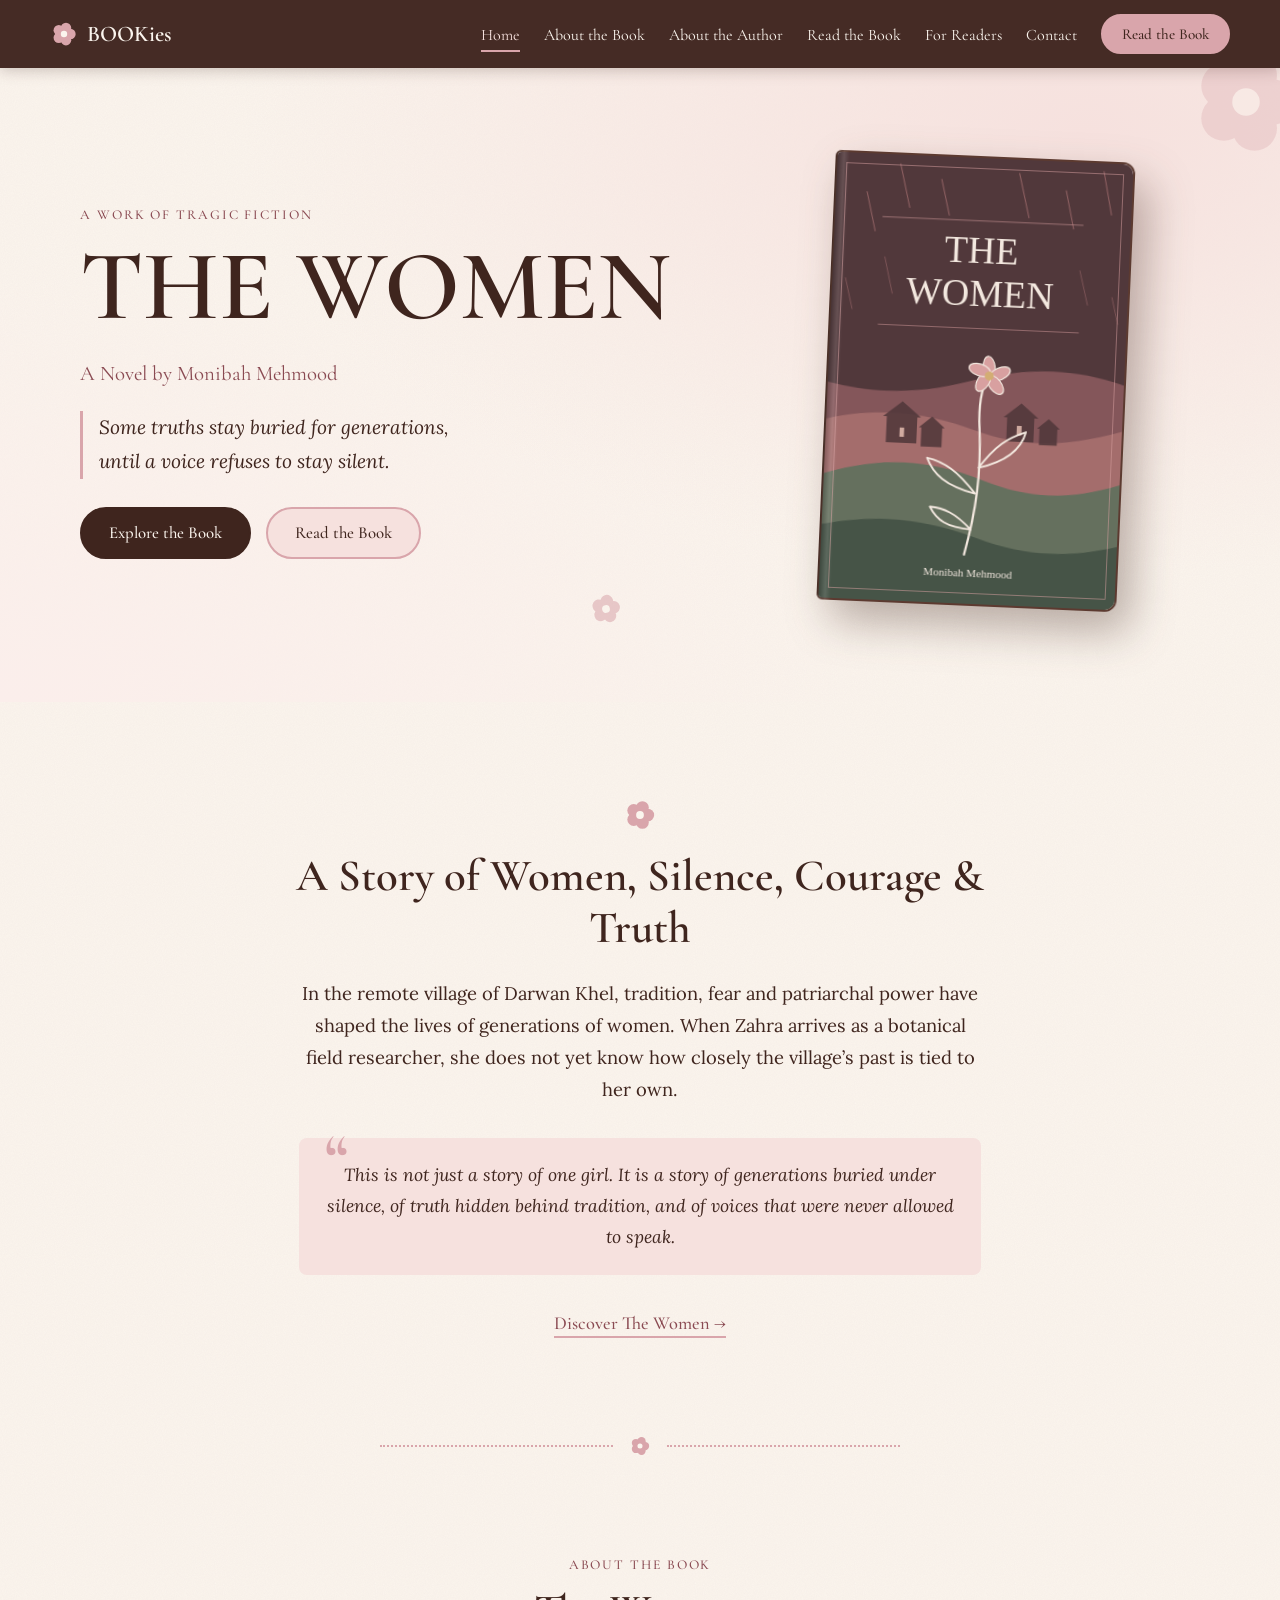
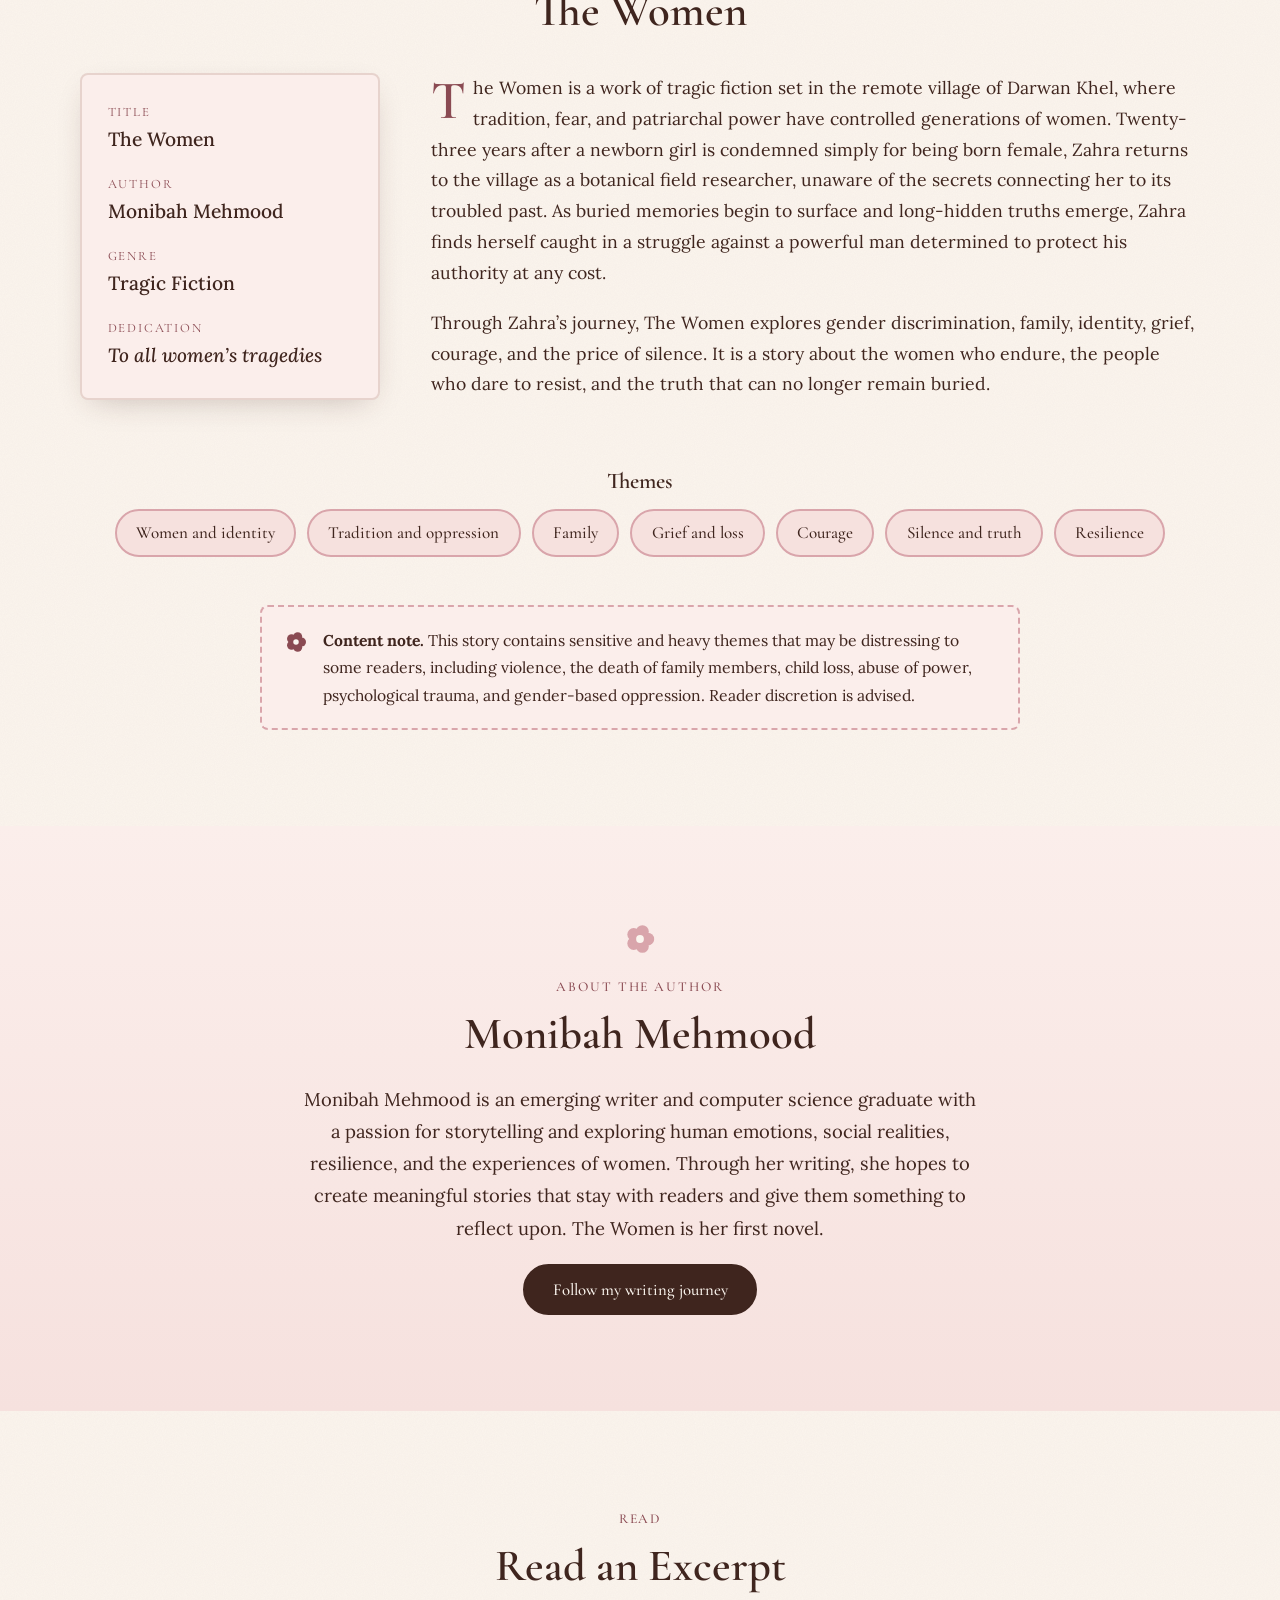
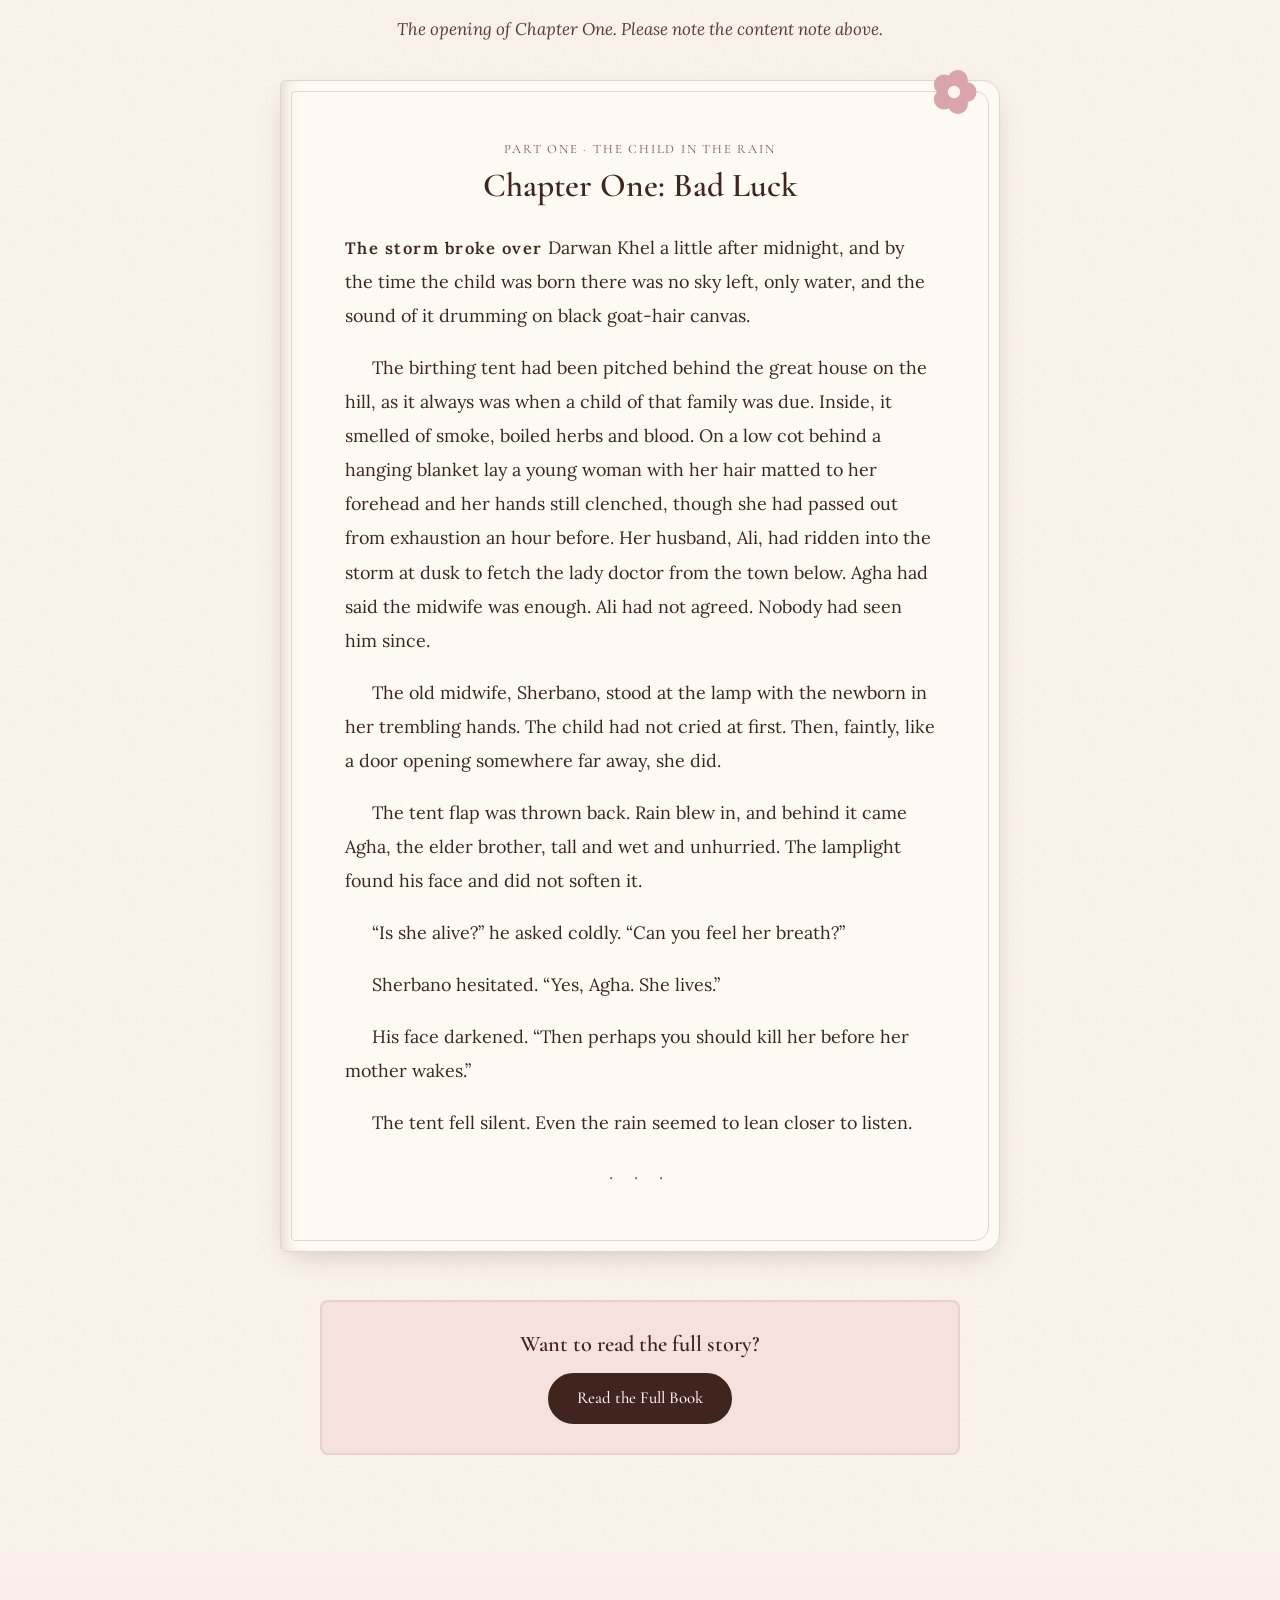
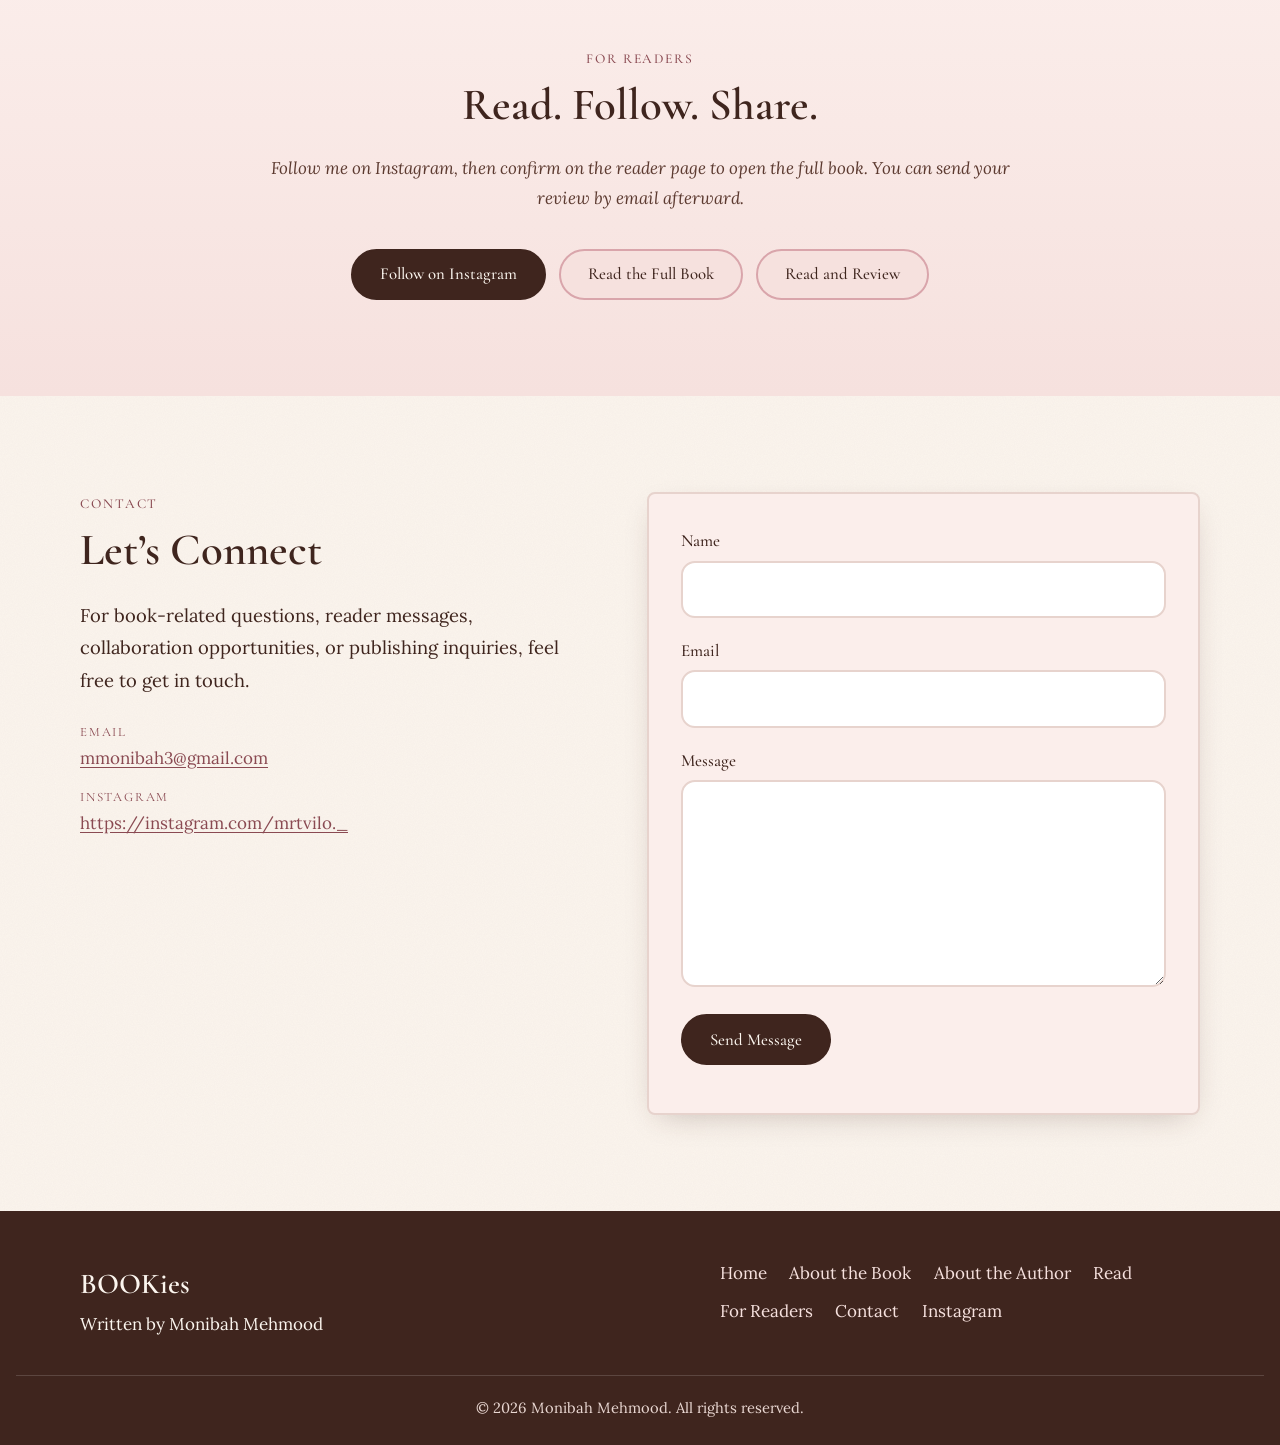
<file: index.html>
<!doctype html>
<html lang="en">
<head>
  <meta charset="utf-8">
  <meta name="viewport" content="width=device-width, initial-scale=1">
  <title>BOOKies | The Women by Monibah Mehmood</title>
  <meta name="description" content="BOOKies, the author website of Monibah Mehmood. Read The Women, a work of tragic fiction set in Darwan Khel.">
  <meta name="theme-color" content="#4a2a22">
  <meta property="og:title" content="BOOKies | The Women by Monibah Mehmood">
  <meta property="og:description" content="A novel of tragic fiction by Monibah Mehmood.">
  <meta property="og:type" content="website">
  <link rel="icon" type="image/svg+xml" href="assets/favicon.svg">
  <link rel="preconnect" href="https://fonts.googleapis.com">
  <link rel="preconnect" href="https://fonts.gstatic.com" crossorigin>
  <link href="https://fonts.googleapis.com/css2?family=Cormorant+Garamond:wght@400;500;600;700&family=Lora:ital,wght@0,400;0,500;0,600;1,400&display=swap" rel="stylesheet">
  <link rel="stylesheet" href="css/style.css">
  <script>document.documentElement.classList.add('js');</script>
</head>
<body>
  <a class="skip-link" href="#main">Skip to content</a>

  <!-- Decorative shapes (reused below). Edit colours in css/style.css -->
  <svg width="0" height="0" style="position:absolute" aria-hidden="true" focusable="false">
    <defs>
      <symbol id="flower" viewBox="0 0 48 48">
        <g fill="currentColor"><circle cx="35" cy="24" r="9"/><circle cx="27.4" cy="34.5" r="9"/><circle cx="15.1" cy="30.5" r="9"/><circle cx="15.1" cy="17.5" r="9"/><circle cx="27.4" cy="13.5" r="9"/></g>
        <circle cx="24" cy="24" r="5.5" fill="var(--cream)"/>
      </symbol>
    </defs>
  </svg>

  <!-- ===================== HEADER / NAV ===================== -->
  <header class="site-header" id="top">
    <nav class="nav" aria-label="Main navigation">
      <a class="brand" href="#home" aria-label="BOOKies home">
        <svg class="brand-flower" aria-hidden="true"><use href="#flower"/></svg>
        <span data-cfg-text="siteName">BOOKies</span>
      </a>

      <button class="nav-toggle" type="button" aria-expanded="false" aria-controls="nav-menu" aria-label="Open menu">
        <svg class="icon icon-menu" aria-hidden="true" viewBox="0 0 24 24" fill="none" stroke="currentColor" stroke-width="2" stroke-linecap="round"><path d="M4 6h16M4 12h16M4 18h16"/></svg>
        <svg class="icon icon-close" aria-hidden="true" viewBox="0 0 24 24" fill="none" stroke="currentColor" stroke-width="2" stroke-linecap="round"><path d="m18 6-12 12M6 6l12 12"/></svg>
      </button>

      <ul class="nav-menu" id="nav-menu">
        <li><a href="#home">Home</a></li>
        <li><a href="#about-book">About the Book</a></li>
        <li><a href="#about-author">About the Author</a></li>
        <li><a href="book.html">Read the Book</a></li>
        <li><a href="#community">For Readers</a></li>
        <li><a href="#contact">Contact</a></li>
        <li class="nav-cta"><a class="btn btn-small btn-primary" href="book.html">Read the Book</a></li>
      </ul>
    </nav>
  </header>

  <main id="main">

    <!-- ===================== HERO ===================== -->
    <section class="hero" id="home" aria-labelledby="hero-title">
      <svg class="deco d-flower hero-bloom-left" aria-hidden="true"><use href="#flower"/></svg>
      <svg class="deco d-flower hero-bloom-corner" aria-hidden="true"><use href="#flower"/></svg>

      <div class="container hero-grid">
        <div class="hero-text">
          <p class="eyebrow">A work of tragic fiction</p>
          <h1 id="hero-title" class="book-title"><span data-cfg-text-upper="bookTitle">THE WOMEN</span></h1>
          <p class="byline">A Novel by <span data-cfg-text="authorName">Monibah Mehmood</span></p>
          <p class="tagline">Some truths stay buried for generations, until a voice refuses to stay silent.</p>
          <div class="btn-row">
            <a class="btn btn-primary" href="#about-book">Explore the Book</a>
            <a class="btn btn-secondary" href="book.html">Read the Book</a>
          </div>
        </div>

        <div class="hero-cover">
          <!-- BOOK COVER: shown if the image in js/config.js exists; otherwise the placeholder shows -->
          <div class="book" id="book-mockup">
            <div class="book-cover">
              <img id="book-cover-img" class="cover-img" alt="Book cover of The Women by Monibah Mehmood" hidden width="800" height="1200">
              <div class="cover-placeholder" id="cover-placeholder">
                <svg class="deco-inline" aria-hidden="true"><use href="#flower"/></svg>
                <p>The Women</p>
                <small>Cover preview unavailable.</small>
              </div>
            </div>
          </div>
        </div>
      </div>
    </section>

    <!-- ===================== INTRO ===================== -->
    <section class="section intro" aria-labelledby="intro-title">
      <div class="container narrow center reveal">
        <svg class="deco-inline dc-flower" aria-hidden="true"><use href="#flower"/></svg>
        <h2 id="intro-title">A Story of Women, Silence, Courage &amp; Truth</h2>
        <p class="lead">In the remote village of Darwan Khel, tradition, fear and patriarchal power have shaped the lives of generations of women. When Zahra arrives as a botanical field researcher, she does not yet know how closely the village’s past is tied to her own.</p>
        <blockquote class="pull">
          This is not just a story of one girl. It is a story of generations buried under silence, of truth hidden behind tradition, and of voices that were never allowed to speak.
        </blockquote>
        <a class="link-arrow" href="#about-book">Discover The Women →</a>
      </div>
    </section>

    <div class="divider" aria-hidden="true"><span></span><svg><use href="#flower"/></svg><span></span></div>

    <!-- ===================== ABOUT THE BOOK ===================== -->
    <section class="section" id="about-book" aria-labelledby="book-title-h">
      <div class="container">
        <header class="section-head reveal">
          <p class="eyebrow">About the Book</p>
          <h2 id="book-title-h">The Women</h2>
        </header>

        <div class="book-grid">
          <aside class="details-card reveal" aria-label="Book details">
            <dl>
              <div><dt>Title</dt><dd data-cfg-text="bookTitle">The Women</dd></div>
              <div><dt>Author</dt><dd data-cfg-text="authorName">Monibah Mehmood</dd></div>
              <div><dt>Genre</dt><dd data-cfg-text="genre">Tragic Fiction</dd></div>
              <div><dt>Dedication</dt><dd><em>To all women’s tragedies</em></dd></div>
            </dl>
          </aside>

          <div class="prose reveal">
            <p>The Women is a work of tragic fiction set in the remote village of Darwan Khel, where tradition, fear, and patriarchal power have controlled generations of women. Twenty-three years after a newborn girl is condemned simply for being born female, Zahra returns to the village as a botanical field researcher, unaware of the secrets connecting her to its troubled past. As buried memories begin to surface and long-hidden truths emerge, Zahra finds herself caught in a struggle against a powerful man determined to protect his authority at any cost.</p>
            <p>Through Zahra’s journey, The Women explores gender discrimination, family, identity, grief, courage, and the price of silence. It is a story about the women who endure, the people who dare to resist, and the truth that can no longer remain buried.</p>
          </div>
        </div>

        <div class="themes reveal">
          <h3>Themes</h3>
          <ul class="chips">
            <li>Women and identity</li>
            <li>Tradition and oppression</li>
            <li>Family</li>
            <li>Grief and loss</li>
            <li>Courage</li>
            <li>Silence and truth</li>
            <li>Resilience</li>
          </ul>
        </div>

        <aside class="note reveal" aria-label="Content note">
          <svg class="deco-inline" aria-hidden="true"><use href="#flower"/></svg>
          <p><strong>Content note.</strong> This story contains sensitive and heavy themes that may be distressing to some readers, including violence, the death of family members, child loss, abuse of power, psychological trauma, and gender-based oppression. Reader discretion is advised.</p>
        </aside>
      </div>
    </section>

    <!-- ===================== ABOUT THE AUTHOR ===================== -->
    <section class="section tinted" id="about-author" aria-labelledby="author-title">
      <div class="container narrow center reveal">
        <svg class="deco-inline dc-flower" aria-hidden="true"><use href="#flower"/></svg>
        <p class="eyebrow">About the Author</p>
        <h2 id="author-title" data-cfg-text="authorName">Monibah Mehmood</h2>
        <p class="lead">Monibah Mehmood is an emerging writer and computer science graduate with a passion for storytelling and exploring human emotions, social realities, resilience, and the experiences of women. Through her writing, she hopes to create meaningful stories that stay with readers and give them something to reflect upon. The Women is her first novel.</p>
        <a class="btn btn-primary" href="https://instagram.com/YOUR_USERNAME" data-cfg-href="instagramUrl" target="_blank" rel="noopener noreferrer">Follow my writing journey<span class="sr-only"> (opens Instagram in a new tab)</span></a>
      </div>
    </section>

    <!-- ===================== READ ===================== -->
    <section class="section" id="read" aria-labelledby="read-title">
      <div class="container">
        <header class="section-head reveal">
          <p class="eyebrow">Read</p>
          <h2 id="read-title">Read an Excerpt</h2>
          <p class="sub">The opening of Chapter One. Please note the content note above.</p>
        </header>

        <article class="page reveal" aria-label="Excerpt from Chapter One">
          <svg class="deco page-flower" aria-hidden="true"><use href="#flower"/></svg>
          <p class="chapter-label">Part One · The Child in the Rain</p>
          <h3 class="chapter-title">Chapter One: Bad Luck</h3>
          <div class="excerpt">
            <p><span class="opening">The storm broke over</span> Darwan Khel a little after midnight, and by the time the child was born there was no sky left, only water, and the sound of it drumming on black goat-hair canvas.</p>
            <p>The birthing tent had been pitched behind the great house on the hill, as it always was when a child of that family was due. Inside, it smelled of smoke, boiled herbs and blood. On a low cot behind a hanging blanket lay a young woman with her hair matted to her forehead and her hands still clenched, though she had passed out from exhaustion an hour before. Her husband, Ali, had ridden into the storm at dusk to fetch the lady doctor from the town below. Agha had said the midwife was enough. Ali had not agreed. Nobody had seen him since.</p>
            <p>The old midwife, Sherbano, stood at the lamp with the newborn in her trembling hands. The child had not cried at first. Then, faintly, like a door opening somewhere far away, she did.</p>
            <p>The tent flap was thrown back. Rain blew in, and behind it came Agha, the elder brother, tall and wet and unhurried. The lamplight found his face and did not soften it.</p>
            <p>“Is she alive?” he asked coldly. “Can you feel her breath?”</p>
            <p>Sherbano hesitated. “Yes, Agha. She lives.”</p>
            <p>His face darkened. “Then perhaps you should kill her before her mother wakes.”</p>
            <p>The tent fell silent. Even the rain seemed to lean closer to listen.</p>
          </div>
          <p class="excerpt-end" aria-hidden="true">· · ·</p>
        </article>

        <div class="cta-card reveal">
          <h3>Want to read the full story?</h3>
          <a class="btn btn-primary" href="book.html">Read the Full Book</a>
        </div>
      </div>
    </section>

    <!-- ===================== FOR READERS ===================== -->
    <section class="section tinted" id="community" aria-labelledby="community-title">
      <div class="container narrow center">
        <header class="section-head reveal">
          <p class="eyebrow">For Readers</p>
          <h2 id="community-title">Read. Follow. Share.</h2>
          <p class="sub">Follow me on Instagram, then confirm on the reader page to open the full book. You can send your review by email afterward.</p>
        </header>

        <div class="reader-actions reveal">
          <a class="btn btn-primary" href="https://instagram.com/mrtvilo._" data-cfg-href="instagramUrl" target="_blank" rel="noopener noreferrer">Follow on Instagram<span class="sr-only"> (opens in a new tab)</span></a>
          <a class="btn btn-secondary" href="book.html">Read the Full Book</a>
          <a class="btn btn-secondary" href="book.html">Read and Review</a>
        </div>
      </div>
    </section>

    <!-- ===================== CONTACT ===================== -->
    <section class="section" id="contact" aria-labelledby="contact-title">
      <div class="container">
        <div class="contact-grid">
          <div class="reveal">
            <p class="eyebrow">Contact</p>
            <h2 id="contact-title">Let’s Connect</h2>
            <p class="lead left">For book-related questions, reader messages, collaboration opportunities, or publishing inquiries, feel free to get in touch.</p>
            <ul class="contact-list">
              <li><span>Email</span> <a href="mailto:YOUR_EMAIL@example.com" data-cfg-mailto="email" data-cfg-text="email">YOUR_EMAIL@example.com</a></li>
              <li><span>Instagram</span> <a href="https://instagram.com/YOUR_USERNAME" data-cfg-href="instagramUrl" data-cfg-text="instagramUrl" target="_blank" rel="noopener noreferrer">https://instagram.com/YOUR_USERNAME</a></li>
            </ul>
          </div>

          <form class="contact-form reveal" id="contact-form" novalidate>
            <div class="field">
              <label for="cf-name">Name</label>
              <input id="cf-name" name="name" type="text" autocomplete="name" required aria-describedby="err-name">
              <p class="error" id="err-name" role="alert"></p>
            </div>
            <div class="field">
              <label for="cf-email">Email</label>
              <input id="cf-email" name="email" type="email" autocomplete="email" required aria-describedby="err-email">
              <p class="error" id="err-email" role="alert"></p>
            </div>
            <div class="field">
              <label for="cf-message">Message</label>
              <textarea id="cf-message" name="message" rows="6" required aria-describedby="err-message"></textarea>
              <p class="error" id="err-message" role="alert"></p>
            </div>
            <!-- Honeypot field: hidden from people, catches simple spam bots -->
            <div class="hp" aria-hidden="true"><label>Leave empty <input type="text" name="_gotcha" tabindex="-1" autocomplete="off"></label></div>
            <button class="btn btn-primary" type="submit">Send Message</button>
            <p class="form-status" id="form-status" role="status" aria-live="polite"></p>
          </form>
        </div>
      </div>
    </section>
  </main>

  <!-- ===================== FOOTER ===================== -->
  <footer class="site-footer">
    <div class="container footer-grid">
      <div>
        <p class="footer-title" data-cfg-text="siteName">BOOKies</p>
        <p>Written by <span data-cfg-text="authorName">Monibah Mehmood</span></p>
      </div>
      <nav aria-label="Footer navigation">
        <ul class="footer-links">
          <li><a href="#home">Home</a></li>
          <li><a href="#about-book">About the Book</a></li>
          <li><a href="#about-author">About the Author</a></li>
          <li><a href="#read">Read</a></li>
          <li><a href="#community">For Readers</a></li>
          <li><a href="#contact">Contact</a></li>
          <li><a href="https://instagram.com/YOUR_USERNAME" data-cfg-href="instagramUrl" target="_blank" rel="noopener noreferrer">Instagram<span class="sr-only"> (opens in a new tab)</span></a></li>
        </ul>
      </nav>
    </div>
    <p class="copyright">© 2026 Monibah Mehmood. All rights reserved.</p>
  </footer>

  <script src="js/config.js"></script>
  <script src="js/main.js"></script>
</body>
</html>
</file>
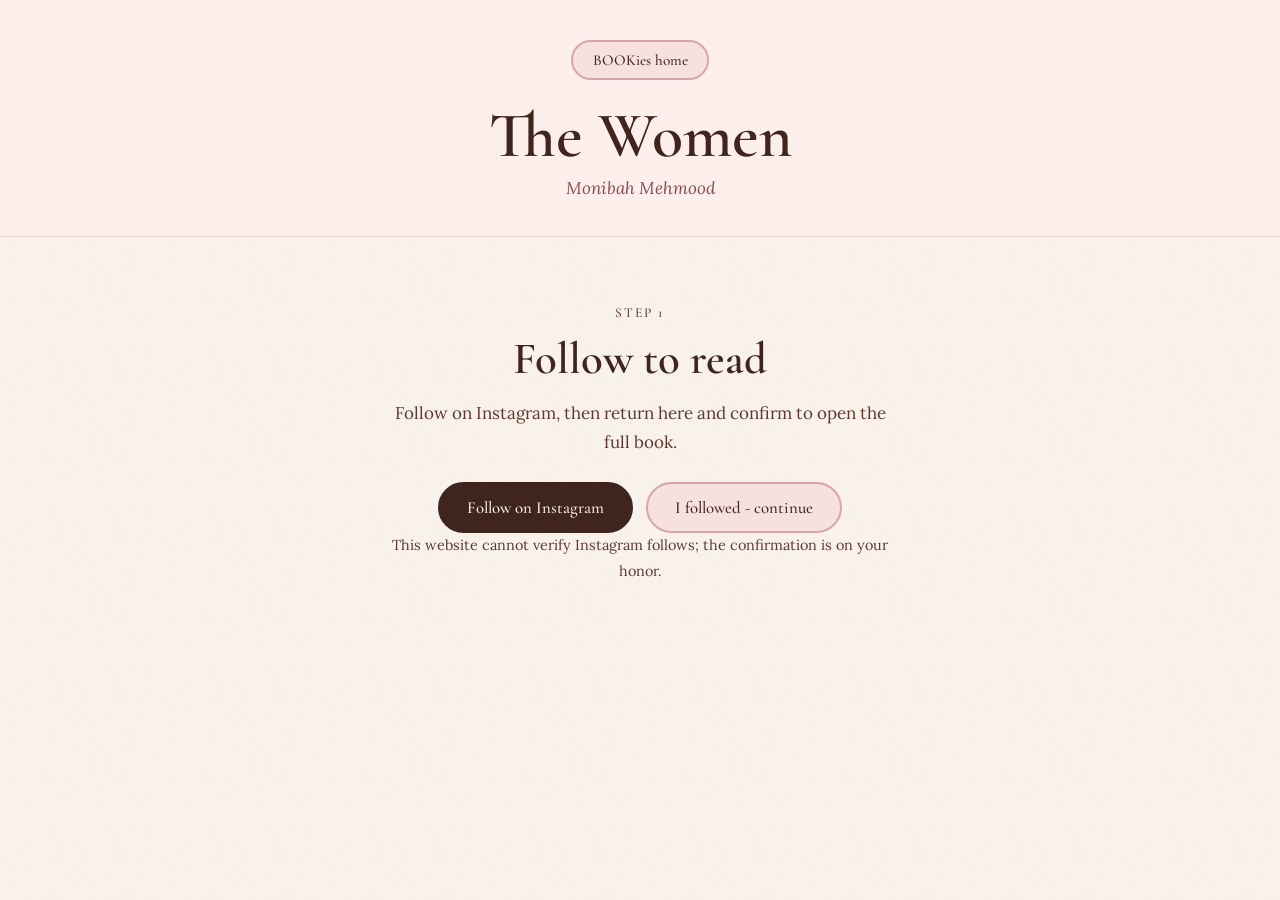
<file: book.html>
<!doctype html>
<html lang="en">
<head>
  <meta charset="utf-8">
  <meta name="viewport" content="width=device-width, initial-scale=1">
  <meta name="theme-color" content="#4a2a22">
  <title>BOOKies | Read The Women</title>
  <link rel="icon" type="image/svg+xml" href="assets/favicon.svg">
  <link rel="preconnect" href="https://fonts.googleapis.com">
  <link rel="preconnect" href="https://fonts.gstatic.com" crossorigin>
  <link href="https://fonts.googleapis.com/css2?family=Cormorant+Garamond:wght@400;500;600;700&family=Lora:ital,wght@0,400;0,500;0,600;1,400&display=swap" rel="stylesheet">
  <link rel="stylesheet" href="css/style.css">
  <style>
    .reader-header { padding: 2.5rem 0 2rem; text-align: center; background: var(--blush-2); border-bottom: 1px solid var(--line); }
    .reader-header h1 { margin: 1.2rem 0 .1rem; font-size: clamp(2.5rem, 8vw, 4rem); }
    .reader-author { margin: 0; color: var(--rose-brown); font-style: italic; }
    .reader-main { width: min(760px, 100% - 2.5rem); margin: 2.5rem auto 5rem; }
    .reader-gate { max-width: 540px; margin: 4rem auto; padding: 0 1rem; text-align: center; }
    .reader-gate h2 { margin-bottom: .8rem; }
    .reader-gate p { color: var(--choc-soft); }
    .reader-gate-actions { display: flex; flex-wrap: wrap; justify-content: center; gap: .8rem; margin-top: 1.5rem; }
    .reader-note { font-size: .9rem; }
    .review-dialog { width: min(560px, calc(100% - 2rem)); max-height: min(90vh, 760px); padding: 0; color: var(--choc); background: var(--cream); border: 1px solid var(--line); box-shadow: 0 24px 80px rgba(30, 20, 16, .35); }
    .review-dialog::backdrop { background: rgba(34, 24, 21, .68); }
    .review-form { padding: clamp(1.25rem, 4vw, 2rem); }
    .review-dialog-head { display: flex; justify-content: space-between; align-items: flex-start; gap: 1rem; margin-bottom: 1.3rem; }
    .review-dialog-head h2 { margin: 0; }
    .review-close { flex: none; padding: .25rem .55rem; border: 1px solid var(--line); border-radius: 4px; background: transparent; color: var(--choc); font: inherit; font-size: 1.3rem; cursor: pointer; }
    .review-field { margin-bottom: 1rem; }
    .review-field label { display: block; margin-bottom: .3rem; font-weight: 600; }
    .review-field input, .review-field textarea { width: 100%; padding: .7rem .8rem; border: 1px solid var(--line); border-radius: 4px; background: #fff; color: var(--choc); font: inherit; }
    .review-field textarea { min-height: 150px; resize: vertical; }
    .review-email-link { display: inline-block; margin-top: 1rem; }
    .review-status { margin: .8rem 0 0; font-size: .95rem; }
    .manuscript { padding: clamp(1.5rem, 6vw, 4rem); background: #fffaf3; border: 1px solid var(--line); box-shadow: var(--shadow); }
    .manuscript > h1:first-child { text-align: center; font-size: 2.4rem; }
    .manuscript > h2.part-heading { margin: 3rem 0 1.2rem; padding-top: 1.2rem; border-top: 1px solid var(--line); font-size: 2.2rem; }
    .manuscript > h3.chapter-heading { margin: 2rem 0 .9rem; font-size: 1.65rem; }
    .manuscript > p { line-height: 1.9; }
    .manuscript-list { padding-left: 1.5rem; margin: .5rem 0 1.2rem; }
    .manuscript-list li { padding-left: .3rem; margin: .35rem 0; }
    .reader-footer { display: flex; justify-content: center; gap: .8rem; flex-wrap: wrap; margin: 2rem 0; }
    @media (max-width: 560px) { .manuscript { padding: 1.25rem; } }
  </style>
</head>
<body>
  <header class="reader-header">
    <a class="btn btn-small btn-secondary" href="index.html#home">BOOKies home</a>
    <h1>The Women</h1>
    <p class="reader-author">Monibah Mehmood</p>
  </header>
  <main class="reader-main">
    <section class="reader-gate" id="reader-gate" aria-labelledby="reader-gate-title">
      <p class="eyebrow">Step 1</p>
      <h2 id="reader-gate-title">Follow to read</h2>
      <p>Follow on Instagram, then return here and confirm to open the full book.</p>
      <div class="reader-gate-actions">
        <a class="btn btn-primary" href="https://instagram.com/mrtvilo._" target="_blank" rel="noopener noreferrer">Follow on Instagram<span class="sr-only"> (opens in a new tab)</span></a>
        <button class="btn btn-secondary" id="unlock-book" type="button">I followed - continue</button>
      </div>
      <p class="reader-note">This website cannot verify Instagram follows; the confirmation is on your honor.</p>
    </section>
    <article class="manuscript" aria-label="The full text of The Women" tabindex="-1" hidden>
<p><strong>THE WOMEN</strong></p>
<p><em>A Novel</em></p>
<p>Tragic Fiction</p>
<p>This is a work of fiction. Names, characters, places and events are the product of the author’s imagination or are used fictitiously. Any resemblance to actual persons, living or dead, is coincidental.</p>
<p>All rights reserved.</p>
<p><em>To all women’s tragedies</em></p>
<p>Description</p>
<p><em>This is not just a story of one girl. It is a story of generations buried under silence, of truth hidden behind tradition, and of voices that were never allowed to speak.</em></p>
<p>Content Note</p>
<p>This story contains sensitive and heavy themes that may be distressing to some readers, including:</p>
<ul class="manuscript-list">
<li>Violence and physical harm</li>
<li>Death of family members</li>
<li>Child loss and infant-related tragedy</li>
<li>Forced control and abuse of power</li>
<li>Psychological trauma and memory loss</li>
<li>Gender-based oppression and discrimination</li>
<li>Emotional abuse and captivity</li>
<li>Attempted sexual violence (not depicted in detail)</li>
<li>Suicide ideation / implied emotional collapse</li>
<li>Political and social violence in rural settings</li>
</ul>
<p><em>Reader discretion is strongly advised.</em></p>
<p><em>Contents</em></p>
<h2 class="part-heading">Part One<em><br></em><em><br></em><em>The Child in the Rain</em></h2>
<h3 class="chapter-heading">Chapter One<em><br></em><em>Bad Luck</em></h3>
<p>The storm broke over<em> Darwan Khel a little after midnight, and by the time the child was born there was no sky left, only water, and the sound of it drumming on black goat-hair canvas.</em></p>
<p><em>The birthing tent had been pitched behind the great house on the hill, as it always was when a child of that family was due. Inside, it smelled of smoke, boiled herbs and blood. On a low cot behind a hanging blanket lay a young woman with her hair matted to her forehead and her hands still clenched, though she had passed out from exhaustion an hour before. Her husband, Ali, had ridden into the storm at dusk to fetch the lady doctor from the town below. Agha had said the midwife was enough. Ali had not agreed. Nobody had seen him since.</em></p>
<p><em>The old midwife, Sherbano, stood at the lamp with the newborn in her trembling hands. The child had not cried at first. Then, faintly, like a door opening somewhere far away, she did.</em></p>
<p><em>The tent flap was thrown back. Rain blew in, and behind it came Agha, the elder brother, tall and wet and unhurried. The lamplight found his face and did not soften it.</em></p>
<p><em>“Is she alive?” he asked coldly. “Can you feel her breath?”</em></p>
<p><em>Sherbano hesitated. “Yes, Agha. She lives.”</em></p>
<p><em>His face darkened. “Then perhaps you should kill her before her mother wakes.”</em></p>
<p><em>The tent fell silent. Even the rain seemed to lean closer to listen.</em></p>
<p><em>A small boy stood pressed against the tent pole, where he had slipped in behind his father’s legs and been forgotten. He was seven years old. His name was Rohan, and his father was Umar, Agha’s most trusted man, who now stood rigid at the entrance with his eyes on the ground.</em></p>
<p><em>“But Agha,” the boy said quietly, “why are you killing a little girl? She was only just born.”</em></p>
<p><em>Agha turned toward him. In his eyes there was nothing at all. Not anger. Not even cruelty. Only a flat, patient darkness, like a well.</em></p>
<p><em>“Because she is a woman.”</em></p>
<p><em>The boy lowered his gaze. He could not understand how something so small could deserve to die for a thing she had not yet had time to be.</em></p>
<p><em>“Umar,” Agha called.</em></p>
<p><em>Umar stepped forward out of the shadows.</em></p>
<p><em>“Take the boy outside. Then come back for the child.” Agha looked down at the bundle in the midwife’s arms one last time. “By morning I want no trace of her. And when her mother wakes, tell her the baby died before she could hold her.”</em></p>
<p><em>The boy struggled in his father’s grip. “No! Don’t hurt her! </em><em>Baba</em><em>, don’t let them!”</em></p>
<p><em>But nobody listened. Umar lifted him and carried him out through the flap into the black, streaming night, and the last thing Rohan heard before the wind took the sound was the baby’s cry, thin and furious, rising against the storm as though she had already understood that she would have to fight for every breath of her life.</em></p>
<h3 class="chapter-heading">Chapter Two<em><br></em><em>A New Morning</em></h3>
<p>Twenty-three years passed.</p>
<p><em>The sun rose over the dusty plains and painted the sky in gold and orange. From a distance the village of Darwan Khel looked peaceful. Smoke curled from mud-brick houses. Roosters called across the rooftops. Children ran barefoot through the narrow lanes with their laughter trailing behind them.</em></p>
<p><em>But peace was an illusion, and everyone who lived there knew it.</em></p>
<p><em>The women woke before dawn. They carried water from the distant wells, kneaded the bread, washed the clothes, and then walked out to the fields to work beside the men. They ate last. They spoke last. They lived in the long shadow of a fear so old that most of them no longer remembered it had a beginning. A woman’s voice meant little in Darwan Khel. A woman’s tears meant even less.</em></p>
<p><em>And above them all stood Agha.</em></p>
<p><em>The old man had grown more powerful with age. His house sat on the hill like a fortress, looking down over the roofs of the village, and men lowered their heads when he passed. Disputes were settled by his word. Marriages were made by his nod. No one dared to challenge him, and the darkness that had lived in his eyes on the night of the storm was still there. Some even said it had grown.</em></p>
<p><em>Far below the hill, in a small house at the edge of the old lanes, lived a woman whose heart had never healed. Her name was Zarina.</em></p>
<p><em>For twenty-three years she had mourned a daughter she never held. Every year, on the night the child was born, she sat beneath the tree beside her door and wept without a sound. The villagers said the baby had died in childbirth and that it was a mercy the mother had been too weak to see it. Zarina had never accepted this. A mother knows. Somewhere beneath the fog that had settled over her mind, she felt that something was wrong, that something had been taken and not merely lost.</em></p>
<p><em>Sometimes she dreamed of a young woman standing far away, smiling, with her hand held out. Before Zarina could reach her, the girl always disappeared. Zarina would wake with tears on her face and a name on her tongue that would not come.</em></p>
<p><em>“Where are you?” she whispered into the dark.</em></p>
<p><em>No answer ever came.</em></p>
<p><em>Across the village another morning began. A young bride named Shabnam hurried down the lane with a heavy bucket, the sleeves of her dress pulled low over the bruises on her wrists. An old woman sat outside her door, watching the road for a son who had not visited in six years. Her name was Sherbano, and once, long ago, she had been the midwife of the valley. A girl of fourteen named Gulalai stood at the corner and watched the boys leave for school with their bags on their shoulders, and then turned back to the yard, where a pile of laundry waited for her.</em></p>
<p><em>Their struggles were different. Their pain was the same. The village called it tradition. The women called it life.</em></p>
<p><em>Above them all, Agha sat on his wooden chair beneath the shade of a great tree, listening as the villagers brought him their troubles. He looked untouchable. He looked like a man whose power would last forever.</em></p>
<p><em>But fate was already moving. Slowly. Silently. Like a storm gathering beyond the horizon.</em></p>
<p><em>And somewhere far from the village, beyond the mountains and the endless desert roads, a young woman was travelling toward a future she did not yet understand. A woman who should have died twenty-three years ago. A woman who carried secrets that had been buried before her first breath.</em></p>
<p><em>The child they had killed was coming home.</em></p>
<h3 class="chapter-heading">Chapter Three<em><br></em><em>As Bad As Her Father</em></h3>
<p>The villagers of Sheen<em> Kalay always said Zahra was as bad as her father.</em></p>
<p><em>To them, it was an insult. To her, it was the greatest compliment she had ever received.</em></p>
<p><em>For nineteen years she had lived in that small village beyond the mountains with the man who had raised her as his own. His name was Rahim. To the world he was a stubborn old fool, a schoolmaster whose school had closed for lack of pupils. To Zahra he was home. He had taught her to read when people laughed at him. He had bought her books when they told him it was a waste of money. He had told her to dream when everyone else said that girls were born only to serve.</em></p>
<p><em>While other girls were kept from school, Zahra studied in the shade of the old trees with a slate on her knees. While other girls were told to lower their eyes, she was taught to look at the world and keep looking.</em></p>
<p><em>“Knowledge belongs to everyone,” Rahim would say. “No one can take it from you.”</em></p>
<p><em>The village hated hearing those words, and as Zahra grew, so did their resentment. By nineteen she was known across the district: tall, with long dark hair and a steady, fearless gaze, and a name that had begun to appear at the top of examination lists in the town. People admired her. Many feared her. Educated women frightened those who lived off ignorance.</em></p>
<p><em>Among them was the Sardar, Feroz Khan, a landowner nearly three times her age, whose wealth could buy anything, or so he believed. Three times he sent proposals. Three times Rahim refused.</em></p>
<p><em>“My daughter is not for sale.”</em></p>
<p><em>Each refusal humiliated the Sardar. Each humiliation hardened into something colder.</em></p>
<p><em>Then, in the winter, Rahim began to fail. A cough at first. A fever. A strange weakness in his hands. Then the pain, and the thinning of his face, and the trembling of the fingers that had once held chalk so steadily. The village doctor called it old age. But Zahra had watched her father chop wood in the snow at sixty, and she knew what old age looked like. It did not arrive in a month.</em></p>
<p><em>And the Sardar had stopped sending proposals. That frightened her most of all. Powerful men rarely accept defeat. They only change their method.</em></p>
<p><em>One stormy night, Rahim lay in bed struggling for breath. The rain hammered the roof. The wind screamed in the chimney. Zahra sat at his side and held his hand.</em></p>
<p><em>“Baba,” she whispered, “you’ll get better.”</em></p>
<p><em>He forced a smile, but his eyes held fear. Not for himself. For her.</em></p>
<p><em>Then came a crash outside. Another. Voices, many of them, and the shuddering of the front door.</em></p>
<p><em>Rahim’s face went white. “No,” he whispered. “Not yet.”</em></p>
<p><em>Zahra stood. “Baba, what is it?”</em></p>
<p><em>His hand closed around her wrist with a strength that should have been gone from him. “Listen to me. They are here.”</em></p>
<p><em>“Who?”</em></p>
<p><em>“The men who poisoned me.”</em></p>
<p><em>The words struck her like lightning.</em></p>
<p><em>“They knew I would never give you to him.” Wood splintered behind them. “Zahra. Run.”</em></p>
<p><em>“No.”</em></p>
<p><em>“Run.”</em></p>
<p><em>“I am not leaving you.”</em></p>
<p><em>The old man took her face in his shaking hands, and for the first time in her life she saw terror in his eyes. “These men are monsters. They see women as property. If they take you, they will cage your spirit until there is nothing left of it. You must survive.”</em></p>
<p><em>“Baba—“</em></p>
<p><em>“Listen.” He drew a breath that rattled. “There is a village. Darwan Khel. You must go there. Find a woman named Za—“</em></p>
<p><em>A cough seized him. Blood darkened his lips.</em></p>
<p><em>“Baba!”</em></p>
<p><em>“Find her. She knows who you are.”</em></p>
<p><em>“Who </em><em>am</em><em> I?”</em></p>
<p><em>He looked at her with an old and terrible regret. For nineteen years he had guarded that truth. Now time had run out. “Your real mother,” he said, “her name is—“</em></p>
<p><em>The door crashed open.</em></p>
<p><em>Men poured in, shouting. Rahim turned toward them, and with the last of his strength he wrenched the heavy shelf from the wall and brought it down across their path. Books and jars exploded across the floor.</em></p>
<p><em>“GO!”</em></p>
<p><em>Zahra had one moment. She grabbed the only thing within reach, the worn leather notebook he kept beside his bed, full of pressed leaves and his crooked handwriting. Then she was through the back window and into the dark.</em></p>
<p><em>She ran barefoot through mud and thorn, rain in her eyes, branches tearing her sleeves. Behind her rose the sound of breaking furniture and men’s voices, and then one gunshot, flat and final, that split the night in two.</em></p>
<p><em>Then silence. The kind that breaks a heart forever.</em></p>
<p><em>She fell against the trunk of a tree and did not get up for a long time. Something inside her already knew.</em></p>
<p><em>Just before dawn she rose. Behind her lay the only home she had ever known, and it was nothing now but a name and a smell of smoke. Ahead lay a village she had never seen, a mother she had never met, and a truth buried beneath blood and lies and nineteen years.</em></p>
<p><em>For the first time in her life, Zahra had nowhere to go.</em></p>
<p><em>Except toward her destiny.</em></p>
<h3 class="chapter-heading">Chapter Four<em><br></em><em>The Stranger Who Stayed</em></h3>
<p>The city did not<em> welcome Zahra. It tested her.</em></p>
<p><em>Every morning began with noise, with horns and shouting vendors and crowds that did not see her, but inside Zahra there was only silence, the kind that comes after losing everything. Rahim’s voice no longer guided her steps. But his words did not leave her.</em></p>
<p><em>Knowledge belongs to everyone.</em></p>
<p>So she kept going.<em> A teacher from the old school had given her a letter, and the letter had won her a place, and a small scholarship, at the university. By day she sat in lecture halls with her notebook open. By night she worked, in a caf&#233;, in the offices she cleaned after closing, at the kitchen tables of children whose parents paid her to explain fractions. Her body grew tired. Her will did not.</em></p>
<p><em>Still, survival was never simple for a woman alone. The world always found a way to remind her.</em></p>
<p><em>She rented a room behind the house of a couple, Shazia and Javed. The rent was cheap, the room quiet, the neighbourhood, everyone said, safe. Shazia smiled often. Javed said little. Too little.</em></p>
<p><em>Then things changed, slowly, the way the tide changes. Javed began to appear when Zahra was alone in the courtyard. There were questions that were too personal, help she had not asked for, a presence that lingered in doorways. She began to lock her door at night. She began to walk faster when he was near. She began to feel watched even when no one was there.</em></p>
<p><em>One evening, Shazia left the city to visit her family. That night everything changed.</em></p>
<p><em>Zahra came home late, exhausted, her uniform still damp from spilled water and sweat. The house was dark. Too dark.</em></p>
<p><em>“Shazia?”</em></p>
<p><em>Silence.</em></p>
<p><em>She moved toward her room. A voice spoke behind her. “You’re late.”</em></p>
<p><em>Javed stood in the shadows of the passage, close, far too close. Something in his eyes made her chest tighten.</em></p>
<p><em>“I’m tired,” she said. “I need to sleep.”</em></p>
<p><em>She tried to pass. He stepped in front of her and blocked the way. The air in the passage turned heavy and wrong.</em></p>
<p><em>“Move.”</em></p>
<p><em>“You are always alone here,” he said softly, and the smile that came with it did not belong to kindness.</em></p>
<p><em>He reached for her wrist. The moment his fingers closed around it, everything in her broke into survival. She swung her bag into his face with all her strength. He stumbled back, and she ran, across the courtyard, through the gate, into the street where rain had begun to fall, hard, as if the sky itself were angry.</em></p>
<p><em>She did not look back. She only ran.</em></p>
<p><em>The police station smelled of damp paper and old tea. The officer at the desk barely looked up.</em></p>
<p><em>“Name?”</em></p>
<p><em>She gave it.</em></p>
<p><em>“Address?”</em></p>
<p><em>She told him, breathless, shaking, trying to say the rest. “He tried to— he tried—“</em></p>
<p><em>“Any proof?”</em></p>
<p>Zahra froze. “What proof<em> do you need? I ran for my life.”</em></p>
<p><em>The officer sighed, as if bored. “No injuries. No witness. No case.” He leaned back in his chair. “Be careful with accusations.”</em></p>
<p><em>That sentence shattered something inside her. </em><em>Accusations.</em><em> Not truth. Not fear. Only accusations. She walked back out into the rain and it felt colder than before. She had survived the house. She had not survived the system.</em></p>
<p><em>She sat down on a bench at a bus stop, soaked and empty, staring at nothing. That was where Rohan found her.</em></p>
<p><em>He worked odd jobs around the neighbourhood: cleaner, helper, loader in the shops near the market. People called him a servant, and he never seemed ashamed of it. What Zahra did not know was that he had noticed her three weeks before, and had been careful never to let her notice him. That night he had seen her run into the police station. He had waited on the opposite pavement until she came out.</em></p>
<p><em>He stopped a few feet from the bench. “You’ll get sick out here.”</em></p>
<p><em>Zahra did not answer.</em></p>
<p><em>He hesitated, then sat down beside her, not too close. Not forcing anything. Just present.</em></p>
<p><em>“Do you want me to call someone?”</em></p>
<p><em>She shook her head. “There is no one.”</em></p>
<p><em>That answer stayed between them. Rohan asked nothing more. He took off his jacket and set it on the bench between them. “You can sit until the rain slows.”</em></p>
<p><em>For the first time that night, Zahra did not feel completely alone. That was how it began. Not with trust. Not with friendship. Only with a silence that did not judge her.</em></p>
<p><em>A week later she moved into the women’s hostel near the university, where the warden asked no questions and locked the gate at nine. Rohan carried her two suitcases to the door and left without waiting to be thanked.</em></p>
<p><em>Days passed. Then weeks. She kept seeing him: outside the campus, near the tea stalls, helping strangers with heavy loads and never expecting anything back. Once, when a group of men began to follow her home from the market, he appeared out of nowhere. He did not shout or fight. He only stood there, calm as a wall, and the men lost interest and left.</em></p>
<p><em>Zahra never thanked him, not at first. She did not trust easily anymore. But she noticed things. He never asked for anything. He never crossed a boundary. He never tried to own her presence. Slowly, carefully, something between them began to grow. Not love. Not yet. Something quieter. Understanding.</em></p>
<p><em>One evening after her exams they sat on a rooftop above the city lights.</em></p>
<p><em>“Why do you help me?” Zahra asked.</em></p>
<p><em>Rohan looked away. “Because I know what it feels like to be ignored when you need help.”</em></p>
<p><em>She studied him for a long moment. “You talk like someone who has lost something.”</em></p>
<p><em>He did not answer, not fully. He only said, “Everyone has.”</em></p>
<p><em>Months later, Zahra stopped in front of a noticeboard outside the university. Among the announcements was a small travel notice about a place in the far north. Darwan Khel.</em></p>
<p><em>Something tightened in her chest. She had heard that name before. She had heard it in her father’s last breath.</em></p>
<p><em>That night she asked Rohan, as casually as she could manage, “Where are you from, originally?”</em></p>
<p><em>For once, his calm cracked. His eyes flickered. “Why do you ask?”</em></p>
<p><em>“Just curious.”</em></p>
<p><em>A pause.</em></p>
<p><em>“Darwan Khel.”</em></p>
<p><em>The air went still. Zahra did not move. The village of Rahim’s dying words, the place that might finally lead her to the truth, and now it was tied to the one man she had slowly begun to trust.</em></p>
<p><em>For the first time in years, she felt the ground shift beneath her feet. Not because she was weak. Because her past was finally catching up with her.</em></p>
<h3 class="chapter-heading">Chapter Five<em><br></em><em>The Truth Buried in Rain</em></h3>
<p>That night, twenty-three years<em> ago, had never been forgotten. Not by Umar. Not by the boy who witnessed it. And not by fate.</em></p>
<p><em>The rain had been merciless. Thunder tore across the sky as Umar stood in the shadow of his own orders. </em><em>Kill her,</em><em> Agha had said. But when he looked into the face of the newborn in his arms, something in him broke. She was not a curse. She was not bad luck. She was only a life.</em></p>
<p><em>For the first time in that village, Umar disobeyed.</em></p>
<p><em>He set his son on the mule’s back, wrapped the child inside his own coat, and walked out of the compound with the storm at his shoulders. The boy rode ahead of him, clinging to the saddle.</em></p>
<p><em>“Why are they doing this?” Rohan asked, his voice small. “She’s just a baby.”</em></p>
<p><em>Umar did not answer at first. There was no answer strong enough to justify it.</em></p>
<p><em>“Because she is a girl,” he said finally.</em></p>
<p><em>“That’s not a reason.”</em></p>
<p><em>But in that world, it was.</em></p>
<p>For the first mile,<em> Umar believed the child was dead. She was too still, too quiet. He thought he would have to bury her somewhere no one would find her, a last mercy against a cruel order. Then, against his chest, he felt a breath. Barely there. Then another.</em></p>
<p><em>“She’s alive,” he whispered.</em></p>
<p><em>Rohan’s eyes widened. “Then we take her to the hospital.”</em></p>
<p><em>And they went, through mud, through darkness, through a night that would have killed all three of them if Agha had known.</em></p>
<p><em>The mission hospital at the foot of the valley was a low building with a single lit window. Outside its emergency room, on a bench, sat a man soaked to the skin, his hands trembling on his knees. His name was Rahim. That night he had lost his wife, Maryam, and the child they had waited eleven years for. Both gone within an hour. He did not weep loudly. He wept like a man whose soul had broken beyond sound.</em></p>
<p><em>Umar stood in front of him, holding a baby with no place in the world. A man with no reason left to live. And a choice that no one should ever have to make.</em></p>
<p><em>“She is alive,” Umar said.</em></p>
<p><em>Rahim looked up. “What?”</em></p>
<p><em>Umar placed the child in his arms. “She has no one.”</em></p>
<p><em>Rahim held her as if she were made of glass, as if she might vanish like the others. “She is… mine?”</em></p>
<p><em>Umar did not say yes. He only said, “Protect her.”</em></p>
<p><em>Rahim nodded through his tears. “I will.”</em></p>
<p><em>Rohan watched it all from the doorway. He watched the baby stop crying in that stranger’s arms. He heard the old man name her, in a voice cracked with grief and wonder: “Zahra.” Something inside the boy stayed in that moment forever.</em></p>
<p><em>By sunrise Rahim had slipped out of the hospital by the back gate, the baby against his chest. He took the road over the mountains, and he did not look back.</em></p>
<p><em>There was one other thing that Rohan did not know, and that Zahra would learn only later. When the child was four, Umar rode alone across the mountains to Sheen Kalay. He did not go near the house. He stood at the edge of a field and watched a small girl with a slate on her knees, reading aloud to an old man under a walnut tree. Then, that evening, he knocked on Rahim’s door and told him two things: the name of her mother, and the name of the village where that mother lived.</em></p>
<p><em>“Never take her there,” Umar said. “But if the day comes when she must know, do not let her die without knowing.”</em></p>
<p><em>Rahim kept that secret for fifteen years. He kept it the way a man keeps a lamp in a storm, with both hands.</em></p>
<p><em>Meanwhile, Rohan grew up in fragments. He carried the memory of that night like a stone in his pocket. He never forgot her face as a baby, or the weight of the rain, or how easily the world had decided that a girl should die. Zahra became a shadow in his mind, a question that would not leave.</em></p>
<p><em>He grew older. He studied. He took small jobs even though his family could have paid for better. He could not sit still in a world that had once tried to erase a life in front of his eyes.</em></p>
<p><em>At sixteen he had slipped into the records room of the mission hospital and found the register for that night. One line was still legible in ink gone brown: </em><em>Rahim, schoolmaster, Sheen Kalay.</em><em> Years later he followed it. He found a village that would not speak, a burned house, a fresh grave, and a neighbour who whispered that the schoolmaster’s daughter had gone to the city with a suitcase of books.</em></p>
<p><em>Rohan asked in the village of Darwan Khel too. Most people told him the same thing. “She died.” “Her father died.” “That is the end of it.”</em></p>
<p><em>But he did not believe endings that came too easily.</em></p>
<p><em>The name he carried into the city was </em><em>Zahra Rahim.</em><em> It took him two years of looking. And then, one evening, under fading sunlight on a crowded road, he saw a woman walking alone with a steady posture and tired eyes, and something inside him stopped.</em></p>
<p><em>He knew her. Not as a stranger. As a memory made real.</em></p>
<p><em>Zahra.</em></p>
<p>He whispered the name<em> before he knew he had spoken. She turned slightly as she crossed the street, and for the first time in twenty-three years the past looked at itself in the face.</em></p>
<p><em>Neither of them knew the full truth yet. Not the night. Not the hospital. Not the hands that had saved her. Not the boy who had never stopped searching.</em></p>
<p><em>But fate had brought them back into the same frame. And this time, it would not let them go.</em></p>
<h2 class="part-heading">Part Two<em><br></em><em><br></em><em>The Road</em></h2>
<h3 class="chapter-heading">Chapter Six<em><br></em><em>The Road Back to Darwan Khel</em></h3>
<p>Zahra did not sleep<em> for days after she learned where Rohan came from.</em></p>
<p><em>Something about him unsettled her in a way she could not explain. Not fear. Not anger. Something deeper, like standing too close to a memory she could not see clearly. He spoke carefully and never said too much. But when he did speak, it was often about the north: how women were treated there, how silence ruled everything, how some people never found their way out.</em></p>
<p><em>“Why are you telling me this?” she asked him once.</em></p>
<p><em>He hesitated. “Because people should know what happens there.”</em></p>
<p><em>That was all. He never told her who he really was. He never told her about the child in the rain. And Zahra never asked, because something in her refused to trust easily again. At night she sat on her hostel bed with Rahim’s notebook open on her knees. Between the pressed leaves and the pages of his crooked handwriting there was a single sketch, drawn in pencil and gone soft with age: a large tree beside a low door. Under it, two words. </em><em>Darwan Khel.</em></p>
<p><em>Weeks Later</em></p>
<p>Graduation came like a<em> distant dream finally turning real. Zahra stood among hundreds of students in a borrowed gown, holding her degree, while people clapped and cameras flashed. She felt no joy. She thought of Rahim, of the house that no longer existed, of a past that still refused to die.</em></p>
<p><em>Three days later a letter arrived from the Botanical Survey. She had been selected for a field research position in medicinal plants. Her posting: </em><em>Darwan Khel, Northern Valleys.</em></p>
<p><em>She read it three times. Then she folded it carefully and put it in the notebook, over the drawing of the tree.</em></p>
<p><em>“Coincidence,” she whispered.</em></p>
<p><em>Her heart did not believe it.</em></p>
<p><em>When she walked out of the university gates with her single suitcase, Rohan was standing beside the road, waiting, as if he had known she would come.</em></p>
<p><em>“You again,” she said, more coldly than she meant to.</em></p>
<p><em>He let out a small breath that might have been relief. “Where are you going?”</em></p>
<p><em>She held up the letter. “Darwan Khel.”</em></p>
<p><em>For a fraction of a second his face froze. “Why there?”</em></p>
<p><em>“I need answers.” Her voice was steady. Her eyes were not. “About my mother. About that name. About everything that feels unfinished.” She studied him. “Did you have anything to do with this?”</em></p>
<p><em>“With what?”</em></p>
<p><em>“With the posting. It came too neatly, Rohan. Fate does not send letters.”</em></p>
<p><em>He looked at her for a long moment. She would remember it later, that moment, and understand what it had cost him. “No,” he said.</em></p>
<p><em>It was the first lie he had ever told her.</em></p>
<p><em>He understood something that she did not. He had asked an old classmate at the Survey to put her name on the list, and he had told himself that it was for her sake: that the only way she would ever learn who she was, was to walk into that valley with a government letter in her hand and a reason no one could question. He had told himself she would be safe as an officer. Now she stood in front of him with her suitcase, walking straight toward the place that held her past, and he saw the whole thing clearly for the first time. Not a rescue. A gamble with her life.</em></p>
<p><em>“I leave tomorrow,” Zahra said, and shifted the bag on her shoulder.</em></p>
<p><em>He stepped forward. “Zahra—“</em></p>
<p><em>She paused, but did not turn fully. “Yes?”</em></p>
<p><em>For one moment he almost told her everything. The tent, the rain, the hospital, the name on the register. He almost broke.</em></p>
<p><em>Instead he said softly, “Be careful there.”</em></p>
<p><em>She gave a small nod, and walked away.</em></p>
<p><em>That same night Rohan stood alone under a dim streetlight with his hands shaking and dialled a number he had not called in a year. The line clicked. A deep voice answered.</em></p>
<p><em>“Baba,” Rohan said. His voice broke for the first time in years. “She’s going there.”</em></p>
<p><em>Silence on the line. Then: “Where?”</em></p>
<p><em>“Darwan Khel.”</em></p>
<p><em>A long pause, and when Umar spoke again, his voice was heavy. “Are you sure it’s her?”</em></p>
<p><em>“I’m sure.”</em></p>
<p><em>“Then listen carefully.” The line crackled. “If Agha finds out she is alive, he will not let her leave again.”</em></p>
<p><em>Rohan swallowed. “What do we do?”</em></p>
<p><em>“We protect her,” Umar said. “No matter what it costs.”</em></p>
<h3 class="chapter-heading">Chapter Seven<em><br></em><em>The Man</em></h3>
<p>Agha was not born<em> cruel. He became it.</em></p>
<p><em>Or at least, that is what he told himself. In his own mind he was never a villain. He was a man preserving order, protecting a legacy, preventing chaos from destroying everything his father had built. But truth does not bend to justification, however long it is asked to.</em></p>
<p><em>Power in Darwan Khel had never been meant to be shared. It had belonged to their father, Khan Sahib, and it would pass, by every custom the valley knew, to the elder son. But there was a second son, Ali, and Ali was everything Agha was not.</em></p>
<p><em>Ali spoke gently. He listened. He walked the fields with the tenants and sat on the floor of their houses when they were sick. He asked questions about the old ways that other men were afraid to touch. He wanted a school in the valley, and he wanted it for girls as well as boys. People followed him, not out of fear, but out of trust.</em></p>
<p><em>That was the difference. And it was that difference that slowly poisoned Agha’s mind.</em></p>
<p><em>Even their father said it once, quietly, in the last winter of his life, in a room where only a few men were present. “If Ali had been born first, he would have been the heir worth remembering.”</em></p>
<p><em>Agha never forgot that sentence. It did not only compare the brothers. It replaced one of them.</em></p>
<p><em>Khan Sahib died that spring. Before he died, he called for a pen and Umar, his steward, who wrote well and could be trusted. The old man dictated slowly. The upper fields and the great spring that watered the valley, he said, were to pass to Ali and to Ali’s firstborn child. He paused, and the pen paused with him. </em><em>Whether the child be a son or a daughter,</em><em> said Khan Sahib. Umar wrote it down. Two old men signed as witnesses.</em></p>
<p><em>By the following winter the paper was ash in a brazier on the hill. But Umar had written it, and Umar remembered.</em></p>
<p><em>It began with control. Agha believed control was survival. Ali believed control was corruption. They stopped speaking like brothers. They spoke like enemies who happened to share the same blood, and then they stopped speaking at all.</em></p>
<p><em>The night Zarina went into labour, the village was quiet. Too quiet. The wind had died and the sky hung low and yellow over the roofs. When the pains came early, Ali did not argue with his brother. He simply took a horse and went for the lady doctor. He was gone before Agha could stop him. That was the only reason he was not in the tent when the child was born.</em></p>
<p><em>Agha did not go looking for him. Not at first. Because in his mind, men who went missing on a night like that were not accidents. They were corrections. Before the rain began, four of his men had already ridden out toward the river ford with instructions he had given quietly, and without witnesses.</em></p>
<p><em>In the tent, meanwhile, the child came. A girl. And in the belief of the village, girls were burdens, weakness, bad luck. That was the reason Agha gave. It was the one he gave to the boy, and to himself, and eventually to the whole valley. But a girl born to Ali, under that will, in that house, was something else. She was a paper that he had burned, walking and breathing, with her father’s stubborn mouth. She was a continuation of everything he could not control.</em></p>
<p><em>So he ordered silence. Not mercy. Not reason. Silence.</em></p>
<p><em>But silence never stays clean.</em></p>
<p><em>Zarina woke before dawn to an empty cot and a room of women who would not meet her eyes. “The child died,” someone said. “It is God’s will.” She stared at them. Something inside her knew that it was a lie, and she did not know how she knew, and there was nobody to ask. She stood up. She ran, barefoot, bleeding, through streets that did not try to stop her, into a rain that had not yet ended. By the time she reached the edge of the village her body had given way beneath the shock, and Agha’s men found her there and carried her to the mission hospital in the valley.</em></p>
<p><em>Hospitals do not ask questions on nights like that. They record outcomes. </em><em>Loss. Emergency. Survival.</em><em> A doctor wrote </em><em>complications</em><em> in a book, and a man stood by the door of the room and did not leave until she stopped screaming, and somewhere outside those walls Agha made sure that the truth never became a story. Only a version of it.</em></p>
<p><em>Years later, Agha did not remember it as cruelty. He remembered it as necessity. A girl who should not have survived. A woman who should not have known. A situation that had to be controlled before it spread. In his mind he had not destroyed a life. He had prevented disorder.</em></p>
<p><em>But deep inside him, something was waiting.</em></p>
<p><em>Because control is temporary. And memory is not.</em></p>
<h3 class="chapter-heading">Chapter Eight<em><br></em><em>The Village That Remembers</em></h3>
<p>The road to Darwan<em> Khel was not a road at all. It was a scar cut through the mountains. Winding. Broken. Silent.</em></p>
<p><em>Zahra sat in the small government jeep assigned to her posting, her suitcase at her feet and her papers clutched in one hand. </em><em>Botany Officer. Field Research Assignment. Medicinal Plants of the Northern Valleys.</em><em> It sounded simple on paper. Safe. Scientific. Nothing about the journey felt safe.</em></p>
<p><em>The higher they climbed, the quieter the world became. The signal on her phone died. Villages shrank into dots behind them. Even the wind seemed heavier here, as if it were carrying something unspoken.</em></p>
<p><em>“Almost there,” the driver said, without turning his head. His voice was flat. Careful. As if he did not want to wake something.</em></p>
<p><em>Zahra held Rahim’s notebook against her chest. It was the only thing she had brought from her past that still felt alive.</em></p>
<p><em>A few more turns. Then the jeep slowed and stopped, but the driver did not open his door. For a moment he only stared ahead.</em></p>
<p><em>“This is Darwan Khel,” he said quietly.</em></p>
<p><em>Zahra looked up. And felt nothing. At first.</em></p>
<p><em>Just a village. Old houses of stone and mud. Smoke rising slowly from the chimneys. A strange stillness in the air, not peaceful, but </em><em>watching</em><em>, as if the whole valley had turned its face toward her and gone quiet to listen.</em></p>
<p><em>She stepped out. The cold hit her instantly. Not only the temperature. Something deeper. Presence.</em></p>
<p><em>A group of villagers stood at a distance. They were neither welcoming nor hostile. They only stared, too long and too quietly. A man passing with a bundle of firewood stopped for a fraction of a second, looked at her face, and hurried on. A woman pulled her child closer without a word. Whispers began, not loud enough to hear, but sharp enough to feel.</em></p>
<p><em>“What is this place?” Zahra murmured.</em></p>
<p><em>The government office was a low room smelling of old ink and fear disguised as routine. The clerk, a thin man named Karamat with ink on his cuffs, handed over her papers without meeting her eyes. He flipped through them. Then paused. Then looked up properly for the first time.</em></p>
<p><em>“You are the new field officer?”</em></p>
<p><em>“Yes.”</em></p>
<p><em>“You are alone?”</em></p>
<p><em>“I came alone.”</em></p>
<p><em>He frowned, uncomfortable. “This is strange.” He glanced at the window as though someone might be listening. “No woman has ever been posted here. Only men have come to Darwan Khel for work, for as long as I remember.”</em></p>
<p><em>Zahra kept still. “And you were told to accept me anyway?”</em></p>
<p><em>He avoided her gaze. “The decision came from above.”</em></p>
<p><em>The silence was heavy. Unanswered. Then, reluctantly, he pushed a key across the desk. “You will stay at the old research quarters, on the edge of the village.”</em></p>
<p><em>“Alone?”</em></p>
<p><em>He hesitated. Then nodded. “Yes.” Too quickly. Too cleanly.</em></p>
<p><em>Zahra noticed that too.</em></p>
<p><em>The building stood a little apart from the last houses, surrounded by wild plants and uncut earth. Old. Half abandoned. Perfect for botanical research. Perfect for isolation. Inside it smelled of dust and time. There were tables covered in yellowing files, broken shelves, windows that did not close.</em></p>
<p><em>She set down her suitcase and stood still. Something about the room made her uneasy. Not fear. </em><em>Recognition,</em><em> as if she had walked into a place she had never seen, but somehow already knew.</em></p>
<p><em>The sky had begun to darken. From the window she watched lights flicker on between the houses, and far above them, on the hill, a larger house, dark and still, watching back.</em></p>
<p><em>“That one,” she whispered.</em></p>
<p><em>Something tightened in her chest for no reason she could name. She stepped away from the window. For the first time since she arrived, she felt it clearly: she was not just in a village. She was inside something unfinished. Something that had been waiting.</em></p>
<p><em>Outside, the wind rose. And in a dark lane between the houses, a man who had followed the jeep on foot for the last two miles stood very still with his hand pressed over his mouth. Umar had not seen that face since it was an hour old. He had known it instantly. Twenty-three years of silence, and it was Zarina’s face that looked out from behind that glass.</em></p>
<p><em>“Zahra,” he whispered, so softly that the wind took it.</em></p>
<p><em>She did not hear. Not yet.</em></p>
<h3 class="chapter-heading">Chapter Nine<em><br></em><em>The Eye That Never Sleeps</em></h3>
<p>In Darwan Khel, news<em> never arrived loudly. It arrived carefully, like something afraid of being heard.</em></p>
<p><em>That evening a servant crossed Agha’s courtyard with lowered eyes. “Agha. A new government officer has arrived.”</em></p>
<p><em>Agha did not look up from his cup. “Officer?”</em></p>
<p><em>“Yes.” A pause. Then, more carefully: “It is a woman.”</em></p>
<p><em>The word landed differently than the rest. Not as a shock. As a disruption. Agha slowly set the cup down.</em></p>
<p><em>“A woman.”</em></p>
<p><em>“She has been assigned for a botanical survey. Medicinal plants.”</em></p>
<p><em>Agha’s face showed no anger. Not yet. But something colder moved underneath it. Women did not come to Darwan Khel alone. Not for work. Not for authority. Not for independence, and certainly not without permission.</em></p>
<p><em>He stood and walked a few steps across the flagstones. “Who sent her?”</em></p>
<p><em>“The department for field research.”</em></p>
<p><em>“And who in this valley approved it?”</em></p>
<p><em>The servant hesitated. “No one, Agha.”</em></p>
<p><em>The silence sharpened. Not loud. Heavy enough to feel like pressure. “That means someone made a decision without informing us.” The word </em><em>us</em><em> carried weight in Darwan Khel. It meant order. Authority. And now something had slipped through it.</em></p>
<p><em>“She is alone?”</em></p>
<p><em>“Yes.”</em></p>
<p><em>Agha turned toward the window. Far below, the village lights flickered like dying fireflies. “Alone women are never just alone,” he said quietly. “They influence without knowing they are influencing. People watch them. People change because of them. And change is the first step toward disorder.” He turned. “From tonight she does not move freely without my knowing. I want eyes on her. Every hour.”</em></p>
<p><em>The servant swallowed. “Yes, Agha.”</em></p>
<p><em>“And make sure she understands that Darwan Khel is not a place where outsiders observe the village. It is a place where the village observes outsiders.”</em></p>
<p><em>The servant left quickly. His footsteps faded down the corridor. But the silence that remained was no longer empty. It was full of intention.</em></p>
<p><em>Outside, the village did not sleep, but it grew still. Doors closed early. Men began to drift through the lanes on errands that did not need doing. Eyes that had ignored the research quarters for years now turned toward it.</em></p>
<p><em>Zahra sat alone under a weak yellow lamp, her papers spread across the table, though she was no longer reading them. The wind here moved differently from the wind in the city. Not like freedom. Like something circling.</em></p>
<p><em>She closed her notebook. Then paused.</em></p>
<p><em>A sound. Very faint. Footsteps.</em></p>
<p><em>She looked up. Nothing. She stood anyway and walked to the window. The old glass blurred and bent the shapes outside: only trees, only darkness, the faint outline of the village sleeping far away. She let out a breath.</em></p>
<p><em>“First day,” she whispered to herself. “Just the first day.”</em></p>
<p><em>But her voice did not comfort her. It sounded small here. Unprotected.</em></p>
<p><em>Outside, between the trees, a figure stood motionless. Rohan had come north on the night bus, the same night he made the call, and told no one. His jaw was tight. His eyes were fixed on the lit window. She was inside, exactly where he had known she would be. She was safer than she had been in the city. Not safe. Only safer. In his pocket his phone glowed with a message to Umar that he had not yet dared to send.</em></p>
<p><em>Back inside, Zahra checked the door. Locked. She checked it again. Still locked.</em></p>
<p><em>Then a soft sound came from outside. Not a knock. Only enough to make her freeze.</em></p>
<p><em>Tap.</em></p>
<p>A pause.</p>
<p><em>“Who’s there?” she called.</em></p>
<p><em>No answer. Only wind. Seconds passed. Then minutes. Nothing followed.</em></p>
<p><em>She forced herself to sit, but her hand stayed near the edge of the table. Ready. Alert.</em></p>
<p><em>Above her, on the hill, the light in the great house burned late. Agha watched without blinking. He did not know her. He only did not trust anything that arrived without permission.</em></p>
<p><em>Zahra closed her eyes at last, not in peace, but in preparation. Because something in her already understood: this place was not watching her by accident.</em></p>
<p><em>It was watching her on purpose.</em></p>
<h2 class="part-heading">Part Three<em><br></em><em><br></em><em>The Village That Remembers</em></h2>
<h3 class="chapter-heading">Chapter Ten<em><br></em><em>The Women of the Fields</em></h3>
<p>Morning in Darwan Khel<em> did not feel like morning. It felt like exposure.</em></p>
<p><em>Zahra stepped out early with her field notebook and her sampling tools. The survey required her to map the wild medicinal plants along the village edges, the places where altitude and soil and silence had shaped species that grew nowhere else. She walked alone at first. She was aware of a boy of ten or eleven, always at the same distance behind her, always pretending to be looking for a lost goat. She let him follow. She wrote down the name of every plant she passed.</em></p>
<p><em>Gradually the path opened into small working fields, and there were the women, already at work, bent over the soil with their hands black to the wrist. When Zahra came near, their talk slowed. Not out of unfriendliness. Out of curiosity.</em></p>
<p><em>A woman in a faded shawl straightened first. “You are the new officer?”</em></p>
<p><em>“Yes.”</em></p>
<p><em>A pause. Then the woman smiled slightly. “You walk like you are not afraid.”</em></p>
<p><em>Another chuckled. “She doesn’t walk like a city girl. She walks like someone who belongs here.”</em></p>
<p><em>Zahra gave a small polite smile. “I’m only here for research.”</em></p>
<p><em>They exchanged glances, then nodded with a quiet respect. She knelt among them and began to ask questions: what grew where, what the roots were used for, when the flowers opened. Slowly something eased. They did not warm to her because she was powerful. They warmed to her because she listened, and because she did not treat them as if they were invisible.</em></p>
<p><em>Among the women that morning was an old one, so small and bent that Zahra took her for a child from behind. She sat apart on an upturned basket, sorting leaves in her lap without looking at them. Her fingers knew what they were holding. Zahra crouched beside her.</em></p>
<p><em>“Which one is this?”</em></p>
<p><em>“Bitter root,” the old woman said. “For fever. Boil it, do not chew it.” She turned another leaf. “And this for the joints. And this,” she held up something grey and furred, “when a woman is in labour and the blood will not stop.”</em></p>
<p><em>“You know a great deal.”</em></p>
<p><em>“I was the midwife here for fifty years,” said Sherbano. “Half of this valley I pulled into the world with these hands.”</em></p>
<p><em>Then she looked up, and she stopped.</em></p>
<p><em>It was only a moment. The old woman’s fingers went still on the leaf. Her eyes, clouded and pale, moved over Zahra’s face and settled on her eyes, and something crossed her features that Zahra could not read: not fear exactly, not recognition. Something more like a person hearing a sound in the next room that could not possibly be there.</em></p>
<p><em>“What is it?” Zahra asked.</em></p>
<p><em>“Nothing.” Sherbano bent her head. “An old woman’s eyes. You have eyes like someone I once knew. That is all.”</em></p>
<p><em>“Who?”</em></p>
<p><em>But Sherbano only shook her head and went back to the leaves, and her hands were trembling now.</em></p>
<p><em>A little farther off, a girl of about fourteen was pretending very hard not to look at the notebook. When Zahra glanced her way, she started, then came a step closer.</em></p>
<p><em>“What is that?”</em></p>
<p><em>“A field book. I draw the plants in it and write what they’re for.”</em></p>
<p><em>“Botany,” the girl said carefully, as if it were a stone she was testing with her foot. “The boys learn that in school.”</em></p>
<p><em>“Anyone can learn it,” Zahra said. “What’s your name?”</em></p>
<p><em>“Gulalai.” She hesitated. “Can I see how you draw?”</em></p>
<p><em>Zahra tore a page from the back, found a pencil, and sketched a leaf. Gulalai took it in both hands as though it were made of glass. Behind her, at the edge of the field, a young woman with her sleeves pulled low over her wrists watched them, and did not come closer. Zahra noticed the wrists. She noticed how the girl turned her body away.</em></p>
<p><em>“Most officers who come here don’t stay long in the field,” said the woman in the faded shawl.</em></p>
<p><em>Zahra looked up. “Why not?”</em></p>
<p><em>The woman shrugged. “This place makes people uncomfortable.” She paused. “But you don’t look uncomfortable.”</em></p>
<p><em>Zahra did not answer. She was not sure that was true.</em></p>
<p><em>By late afternoon the sun was low and the shadows were long. She gathered her samples and started back alone. The boy who had followed her all day stopped at the last field, as if there were a line he was not allowed to cross. She glanced back at him once, and he looked away, and she understood that whoever had sent him was watching from somewhere she could not see.</em></p>
<h3 class="chapter-heading">Chapter Eleven<em><br></em><em>The Woman Who Looked Too Long</em></h3>
<p>She took a different<em> way home, through the narrow lanes of the old part of the village, where the houses leaned together like people sharing a secret. She was thinking about Sherbano’s eyes.</em></p>
<p><em>That was when she saw her.</em></p>
<p><em>A woman stood outside a small, old house at the end of a lane, beside a large neem tree. She stood completely still, doing nothing, saying nothing. She was only watching. Her gaze was fixed on Zahra, too steady and too unbroken.</em></p>
<p><em>Zahra slowed. Then stopped. For a moment neither moved. The air between them felt charged in a way that had nothing to do with the weather.</em></p>
<p><em>Zahra took a step forward. “Excuse me—“</em></p>
<p><em>The woman stepped back. It was a small movement, almost nothing. Then she turned and went inside, and the door shut behind her. Too quickly.</em></p>
<p><em>Zahra frowned. She walked closer and stopped a few feet from the threshold. “Hello?”</em></p>
<p><em>Silence. Then, from within, the sound of footsteps retreating.</em></p>
<p><em>“Don’t mind her,” said a voice at her shoulder.</em></p>
<p><em>A neighbour had come out to shake a cloth over her step. She sighed. “She is not well. Not for many years. She sometimes stares at people like that.”</em></p>
<p><em>Zahra looked back at the closed door. Something in her did not accept the explanation. It had not looked like illness. It had looked like recognition. It had looked like being seen by someone who had waited a very long time.</em></p>
<p><em>“What is her name?”</em></p>
<p><em>The neighbour hesitated. “Zarina.”</em></p>
<p><em>The name fell strangely inside Zahra’s chest. Not familiar. But heavy, like something that ought to have meant more than it did.</em></p>
<p><em>Find a woman named Za—</em></p>
<p>Her breath caught, and<em> she made herself let it go. There were a hundred women in the valley whose names began with Z. She nodded, and walked on, but she felt it even as she left the lane. The stare followed her. It stayed behind the door and followed her out of sight.</em></p>
<p><em>And inside the small house, Zarina stood against the wall with her hands shaking and her breath uneven, not with fear, and not with confusion, but with something deeper. Like memory trying to wake after twenty-three years of sleep.</em></p>
<p><em>Outside, Darwan Khel went on pretending that nothing had changed.</em></p>
<p><em>But something in it had just reacted, without permission, at a name it had buried long ago.</em></p>
<h3 class="chapter-heading">Chapter Twelve<em><br></em><em>What the Mind Refuses to Forget</em></h3>
<p>Zarina did not remember<em> everything. Memory did not return to her like a story. It returned like pain. Broken. Unwanted. Alive.</em></p>
<p><em>She sat alone in the small room with the door shut, but the silence outside did not leave her alone. It pressed against the walls, as it always had. Her hands trembled as she tried to steady her breath.</em></p>
<p><em>“Not real,” she whispered. But her voice was uncertain, because something had already begun to shift inside her mind.</em></p>
<p><em>Rain. Heavy rain. The sound of it on stone. A night too loud and too sharp.</em></p>
<p><em>A man’s voice, firm and controlled and final. Another voice, younger, pleading and breaking. </em><em>Don’t do this.</em><em> Then a sound she could never fully forget: the silence after impact.</em></p>
<p><em>Zarina gasped and clutched her head. “No.” She shook it violently. “That didn’t happen. That didn’t—“</em></p>
<p><em>But her body remembered what her mind refused.</em></p>
<p><em>A cry. Small, fragile, new. Not from memory alone. From somewhere deeper, from something stolen too early. Her eyes widened. A hospital room, white light, blurred faces, a man standing near the door. Not comforting. Not asking. Only present. Watching. Controlling. A doctor’s voice fading into distance. </em><em>Complications. Loss. Only one survived.</em></p>
<p><em>“No,” she said. “No, no, stop.”</em></p>
<p><em>But memory does not ask permission.</em></p>
<p><em>A girl. A newborn girl, wrapped and silent, taken. Not in violence. In </em><em>decision.</em><em> A decision made above her, around her, without her. Zarina pressed her hands over her ears, but the sound was inside her now.</em></p>
<p><em>“Why?” she whispered. Tears came without her noticing. “She was mine.”</em></p>
<p><em>The words escaped before she understood them. And the moment she said them, something inside her collapsed.</em></p>
<p><em>A voice again, and this time she knew it. Agha. Not shouting. Only calm, and final. </em><em>This matter ends here.</em></p>
<p><em>Zarina went rigid. She remembered something worse than pain. She remembered control. Silence imposed over grief. Truth buried under authority. She stood so suddenly that the chair fell behind her, and her breathing went sharp.</em></p>
<p><em>“No, no, no.” She fought it, her mind pushing back with everything it had. But it was too late. Something had opened, and it would not close again.</em></p>
<p><em>She stumbled to the wall and pressed her hand to the stone. Her whole body was shaking. Not from fear. From recognition, from fragments at last finding their shape.</em></p>
<p><em>“That child,” she whispered. Then, softer: “That child is still somewhere. Here.”</em></p>
<p><em>Her eyes widened. For the first time in years she felt not confusion, not emptiness, but clarity, coming back like light into a long-shuttered room.</em></p>
<p><em>Outside, the village felt colder. As if it, too, had realised that something it buried was beginning to breathe.</em></p>
<h3 class="chapter-heading">Chapter Thirteen<em><br></em><em>The Hand That Moves the Pieces</em></h3>
<p>Darwan Khel never changed<em> quickly. But sometimes it changed from underneath.</em></p>
<p><em>In a small house far from the hill, Rohan stood with his back to the wall. Umar sat across from him, and the silence between them was heavy. Not empty. Carrying guilt.</em></p>
<p><em>“You understand what you have done?” Umar asked quietly.</em></p>
<p><em>Rohan did not answer immediately. Then: “She had to come here.”</em></p>
<p><em>“That is not your decision to make.”</em></p>
<p><em>Rohan looked up. “For twenty-three years everything in this place has stayed buried. She is the only thing that did not.”</em></p>
<p><em>“She does not even know who she is.”</em></p>
<p><em>“That is why she had to come as an officer,” Rohan said. “With papers. With a reason. Not as a girl wandering into the valley who could disappear by morning.”</em></p>
<p><em>Umar rose slowly. “You used the system.”</em></p>
<p><em>“I used a favour,” Rohan corrected. “An old classmate at the Survey. One name on one list.”</em></p>
<p><em>“And if Agha finds out?”</em></p>
<p><em>“He won’t,” said Rohan, and then, softer: “By the time he understands it, it will be too late for him to control it.”</em></p>
<p><em>Umar did not like that answer. But he did not deny it, because some part of him knew what his son could not yet say aloud: Zahra’s presence was not a coincidence. It was a correction. Or a destruction. Or both.</em></p>
<p><em>On the hill, Agha sat alone. A servant came in quickly. “Agha. There is something you should know.”</em></p>
<p><em>Agha did not look up. “What now?”</em></p>
<p><em>“The officer did not come randomly. She was placed here through the department, but the recommendation came from outside the district.”</em></p>
<p><em>Agha’s eyes lifted. “Who?”</em></p>
<p><em>“That is unclear.”</em></p>
<p><em>Agha stood. The chair shifted sharply behind him. When he spoke his voice was not loud or emotional. It was dangerously controlled.</em></p>
<p><em>“Find out who brought her here. And bring me Umar.”</em></p>
<p><em>The servant froze. “Agha, Umar is—“</em></p>
<p><em>“I said bring him.” A silence swallowed the room. Then, slowly: “If someone is moving pieces in my village without my knowledge, then I will meet the hand that is moving them.”</em></p>
<p><em>Far below, in the research quarters, Zahra slept. Unaware. Unprepared. Outside her window, Darwan Khel no longer felt like a village. It felt like a system adjusting itself around her presence, and her name was no longer only a name. It was a trigger. A disruption. A beginning.</em></p>
<p><em>For the first time in years, Agha decided to meet someone in person, not to ask questions, but to take control of the answers.</em></p>
<h3 class="chapter-heading">Chapter Fourteen<em><br></em><em>The Door That Should Not Open</em></h3>
<p>Zahra did not plan<em> to go there. That was the first lie she told herself that morning.</em></p>
<p><em>The second was that it was only research.</em></p>
<p><em>The village had been unusually quiet since dawn. Even the wind felt restrained, as though it had been warned not to speak too loudly. She packed her notebook and her sample jars. Mapping medicinal plants required consistency, she told herself. Patterns only revealed themselves through repetition.</em></p>
<p><em>But her steps did not take her toward the fields. They drifted, slowly, toward the older part of the village, toward the neem tree, toward the small house at the end of the lane.</em></p>
<p><em>The lane looked different in daylight. Less mysterious. More real. And more unsettling because of it. The door was closed, and there was no sound but the faint rustle of cloth somewhere inside the walls.</em></p>
<p><em>“This is unnecessary,” she murmured. But her feet did not turn back.</em></p>
<p><em>“Hello?” she said, gently. “I am from the field research team. I only wanted to ask about the plants that grow here. The herbs.”</em></p>
<p><em>Silence. A pause. Then a movement behind the thin curtain in the window.</em></p>
<p><em>“Ma’am? Are you all right?”</em></p>
<p><em>The door creaked open, not fully, just enough. Zahra stepped forward instinctively, and stopped. The air felt strange. Not dangerous. Familiar in a way she could not explain.</em></p>
<p><em>Zarina stood in the doorway.</em></p>
<p><em>Too still. Her eyes locked on Zahra’s face, not like a stranger looking at a stranger, but like someone trying to confirm what she had seen in a dream too many times.</em></p>
<p><em>“I did not mean to disturb you,” Zahra said.</em></p>
<p><em>Zarina did not answer. She did not blink. Her fingers tightened on the doorframe.</em></p>
<p><em>“I have seen you before,” Zahra said carefully. “Yesterday, I think.”</em></p>
<p><em>The tremor in Zarina’s hand was small, invisible to anyone else. But Zahra noticed. Zahra noticed details. It was what made her good at fieldwork.</em></p>
<p><em>It was what made her dangerous here.</em></p>
<p><em>“Are you all right?”</em></p>
<p><em>That question broke something. Not loudly. Only inside Zarina’s face. Her lips parted and her breath changed. And suddenly her eyes flickered and moved elsewhere, to something behind them, something pulling her back through time.</em></p>
<p><em>Rain. A hospital corridor. A newborn cry. A man’s voice saying something final.</em></p>
<p><em>She staggered. Zahra stepped forward. “Ma’am?”</em></p>
<p><em>Zarina blinked, once, twice. Her eyes found her again, but not fully. There was something else in them now. Recognition she did not understand. Fear she could not name.</em></p>
<p><em>“I think you’re unwell,” Zahra said gently. “Shall I call someone?”</em></p>
<p><em>“No.” The word came out sharp and uncontrolled. Zarina’s breathing turned ragged. “You shouldn’t be here.”</em></p>
<p><em>“I’m only here for research.”</em></p>
<p><em>Zarina shook her head. Not in disagreement. In warning. “Not here,” she said. “Not this place.”</em></p>
<p><em>Her eyes filled, not with tears yet, but with pressure, like memory forcing itself through cracks. Zahra took a step closer despite herself.</em></p>
<p><em>“Do you know something about this village?”</em></p>
<p><em>Zarina looked at her for a long time. Her face softened, then broke, as if she were looking at someone standing just behind Zahra’s shoulder. Her lips parted. In a voice barely audible she said, “You look like—“</em></p>
<p><em>She stopped. Her hand trembled. Then she stepped back and shut the door, hard, fast, the sound echoing down the narrow lane.</em></p>
<p><em>“Wait!” Zahra called.</em></p>
<p><em>No answer. Only the closed door.</em></p>
<p><em>Zahra stood staring at it. Slowly her heartbeat came back. But something inside her did not settle. For the first time since she arrived in Darwan Khel she felt it clearly: this village was not only hiding its stories. It was actively resisting their return. And she had just touched the edge of something that did not want to be found.</em></p>
<h3 class="chapter-heading">Chapter Fifteen<em><br></em><em>When Control Starts to Slip</em></h3>
<p>The message reached Agha<em> before it was properly formed into words. It came as urgency, not information.</em></p>
<p><em>In Darwan Khel, urgency always meant one thing. Something was no longer contained.</em></p>
<p><em>A servant entered quickly, breath uneven. “Agha. It is Zarina.”</em></p>
<p><em>Agha’s pen stopped. Not dramatically. Completely. “What about her?”</em></p>
<p><em>“She spoke to the new officer.”</em></p>
<p><em>The room did not change. But everything in it did. Agha put the pen down and lifted his gaze. “Spoke.”</em></p>
<p><em>“They were seen together outside her house. Very close.” The servant swallowed. “She opened the door for her.”</em></p>
<p><em>That was enough.</em></p>
<p><em>In Darwan Khel a door was not only a door. It was a boundary. And Zarina had crossed one that should have stayed closed.</em></p>
<p><em>Agha walked to the window. The village looked unchanged. That was the problem. Things always looked unchanged right before they broke.</em></p>
<p><em>“What did she say?”</em></p>
<p><em>“No one heard clearly. But she seemed disturbed. Emotional.”</em></p>
<p><em>“Emotional is not a description,” Agha said coldly. “It is a risk.” He turned. “Where is the officer now?”</em></p>
<p><em>“Back at the research quarters.”</em></p>
<p><em>Agha nodded once, slowly. His eyes did not relax. Because this was no longer only about an outsider in his village. It was about </em><em>connection forming where it should not exist.</em><em> And connection made patterns, and patterns made understanding, and understanding meant exposure.</em></p>
<p><em>“Send men to Zarina’s house,” he said.</em></p>
<p><em>“Agha, she is already unstable—“</em></p>
<p><em>“Unstable does not matter. Exposure does.” His voice dropped. “If she speaks to that woman again, memory will stop being contained. And I will not allow memory to become truth.”</em></p>
<p><em>He was still standing in the courtyard when Umar arrived.</em></p>
<p><em>Umar came without ceremony, which was unusual. In Darwan Khel a man announced himself before he reached Agha. But Umar walked straight through the outer gate, stopped only when a servant stepped in front of him, and said nothing at all.</em></p>
<p><em>“Agha is waiting,” said the servant.</em></p>
<p><em>He already knew.</em></p>
<p><em>Agha stood in the centre of the room when he entered. No greeting was exchanged. No respect was performed. This was not a meeting of etiquette. It was a meeting of pressure.</em></p>
<p><em>“You allowed it,” Agha said.</em></p>
<p><em>Umar did not pretend to misunderstand. “Yes.”</em></p>
<p><em>“Explain.”</em></p>
<p><em>“She was going to come anyway.” Umar stepped forward just far enough to match distance, not dominance. “So I made sure she came through controlled channels. As an officer, with papers. Not as an outsider wandering blindly into the valley.”</em></p>
<p><em>Agha’s voice dropped. “You placed her in my village without informing me.”</em></p>
<p><em>“I informed what mattered.”</em></p>
<p><em>“And who decides what matters?”</em></p>
<p><em>“Time does.”</em></p>
<p><em>That answer did not land well. Agha moved closer. “Do not speak in riddles in my house.”</em></p>
<p><em>“It is not a riddle. It is containment.”</em></p>
<p><em>Umar’s expression did not change, and Agha, who read men for a living, saw nothing in it but that steady weariness. He did not see what Umar was doing. Somewhere on the far side of the valley, a young man was sitting in a small room, not knowing that his father had just put his own neck between him and the one man who could destroy him. Umar had not said the name Rohan. He would not say it now.</em></p>
<p><em>Agha began to walk a slow circle around him. “So you believe you had the right to bring her here.”</em></p>
<p><em>“I believe she already belonged here.”</em></p>
<p><em>Agha stopped. “Belonged?”</em></p>
<p><em>“She is not random,” Umar said. “She is connected.”</em></p>
<p><em>“To what?”</em></p>
<p><em>Umar did not answer at once, because saying it aloud would make it real. Instead he said, “To everything that has been buried here.”</em></p>
<p><em>The silence grew longer. Heavier.</em></p>
<p><em>“You are gambling with my village.”</em></p>
<p><em>“No.” Umar shook his head. “I am making it face what it avoided for twenty-three years.”</em></p>
<p><em>Agha’s eyes narrowed. “And Zarina?”</em></p>
<p><em>The name changed something in Umar’s face. Not fear. Concern. “She is remembering.”</em></p>
<p><em>“Then you have already failed at containment.”</em></p>
<p><em>“I know,” Umar said. “But it was never fully containable.”</em></p>
<p><em>Agha turned away and thought. The room was silent except for the movement of the wind at the shutters. When he spoke again his voice was colder, and final.</em></p>
<p><em>“If Zarina speaks fully—“</em></p>
<p><em>“Then everything buried will rise,” said Umar. “And Darwan Khel will not remain the same.”</em></p>
<p><em>Agha held his gaze for a long moment. Then he said quietly, “Then we decide what survives it.”</em></p>
<p><em>Umar did not answer. Because deep down he knew Agha had already decided. And that was the most dangerous part of all.</em></p>
<h3 class="chapter-heading">Chapter Sixteen<em><br></em><em>The Moment Before Truth Breaks</em></h3>
<p>Rohan should not have<em> come.</em></p>
<p><em>That was the first thought that crossed his mind as he stood at the edge of the narrow road leading to the research quarters. The second was worse. </em><em>If I don’t come now, it will be too late.</em></p>
<p><em>The village was quiet in that unnatural way again. Not peaceful. Controlled. As if even silence had been given instructions.</em></p>
<p><em>Then he saw her. Zahra was standing outside the quarters with her field notebook in her hand, marking something down even as she walked. Focused. Sharp. Alive in a way this village did not like.</em></p>
<p><em>He stopped before she noticed him. For a moment he only watched, not as someone hiding, but as someone remembering. Twenty-three years folded into that moment. Rain. A child. A decision. A name that had never stopped echoing inside him.</em></p>
<p><em>Zahra turned, and saw him. She paused.</em></p>
<p><em>“You again.”</em></p>
<p><em>Her voice was not warm. It was not hostile either. Only tired of unanswered questions appearing in human form.</em></p>
<p><em>“I needed to see you,” said Rohan.</em></p>
<p><em>She closed the notebook. “That sounds serious.”</em></p>
<p><em>“It is.”</em></p>
<p><em>She studied his face. Something in it had changed since the city: less controlled, more fractured. “What is this place to you?” she asked.</em></p>
<p><em>He did not answer immediately, because the real answer was not something he could safely say. “More than it should be.”</em></p>
<p><em>“That is not an answer.”</em></p>
<p><em>“I know.”</em></p>
<p><em>The silence between them was not empty. It was heavy.</em></p>
<p><em>Rohan took a small step closer. Zahra did not step back, and that small detail unsettled him more than anything else. She did not fear him. She evaluated him, like a problem she had not yet solved.</em></p>
<p><em>“I shouldn’t be here,” he said quietly.</em></p>
<p><em>“Then why are you?”</em></p>
<p><em>His jaw tightened. </em><em>Because I brought you here. Because I don’t know if that was right. Because I don’t know if anything here is right anymore.</em><em> But he said none of it. “Because you are not safe here alone.”</em></p>
<p><em>Zahra exhaled. “That is what everyone keeps saying. Without explaining why.”</em></p>
<p><em>He looked away. Because explaining would open everything, and once opened, it would not close again.</em></p>
<p><em>“Zahra, listen to me carefully.” His voice dropped. “There are things in this village that are not finished.”</em></p>
<p><em>“Like what?”</em></p>
<p><em>He gave her the closest thing to the truth that he could afford. “Things that remember people even when they shouldn’t.”</em></p>
<p><em>She stared at him. “Is that supposed to mean something?”</em></p>
<p><em>“It will. And soon.”</em></p>
<p><em>She studied him again, longer this time. “Do you know a woman named Zarina?”</em></p>
<p><em>He froze, only for a fraction of a second. But Zahra always noticed.</em></p>
<p><em>“She is not well,” he said, carefully. “She has not been well for many years. Please, stay away from her house.”</em></p>
<p><em>“You are the third person to tell me that.” Her voice lowered. “Why do I feel you know more about me than you are saying?”</em></p>
<p><em>“I don’t know you,” said Rohan. Then, because that was a lie he could not quite finish: “But I know this place.”</em></p>
<p><em>It was safer. Not true. Zahra did not fully believe him, but she did not dismiss him either, and that was the dangerous part.</em></p>
<p><em>She turned toward the village road. “I came here for answers.”</em></p>
<p><em>“And what if the answers do not want to be found?”</em></p>
<p><em>Her grip tightened on the notebook. “Then I will find them anyway.”</em></p>
<p><em>The sentence struck him harder than it should have. He knew that determination. He had helped to shape the road that brought her to it. And now he was watching it turn against everything it touched.</em></p>
<p><em>“I have to go,” he said.</em></p>
<p><em>“Don’t disappear like last time.”</em></p>
<p><em>He almost smiled. But couldn’t. “I won’t.”</em></p>
<p><em>He turned and walked away, and looked back once. Zahra was still watching him. Not trusting. Not afraid. Only certain that he was part of something she had not yet understood.</em></p>
<p><em>And in Darwan Khel, understanding always came too late.</em></p>
<h3 class="chapter-heading">Chapter Seventeen<em><br></em><em>When Memory Becomes Voice</em></h3>
<p>Zarina did not sleep<em> that night. Sleep had stopped being a refuge long ago. It had become a doorway she no longer trusted.</em></p>
<p><em>The room felt smaller than before, as if the walls had quietly moved closer while she was not looking. Or perhaps it was her mind, finally expanding into places it had refused to visit for years. Outside, the village was silent. Inside her, everything was speaking at once.</em></p>
<p><em>It began without warning. A sound, not outside but within her head. Rain again. Always rain.</em></p>
<p><em>Zarina sat up sharply. “No.” Her hands pressed against her temples. “Not again.”</em></p>
<p><em>But memory does not obey refusal. It arrived anyway.</em></p>
<p><em>Not in fragments this time. Whole. Complete. Too clear.</em></p>
<p><em>A birthing tent on the hill. The smell of smoke. Her own voice, young and desperate, coming from very far away: </em><em>Where is my child?</em><em> Then footsteps, controlled footsteps, and a man entering as if he owned the air in the room.</em></p>
<p><em>This matter is over,</em><em> said Agha.</em></p>
<p><em>In the memory she stood up at once. “What have you done?” But no one answered her, because answers had never been meant for her.</em></p>
<p><em>A girl. Wrapped. Taken away before her arms could learn her shape.</em></p>
<p><em>Zarina gasped in the present room and doubled over as if struck. “I saw her,” she said. “I </em><em>saw</em><em> her.”</em></p>
<p><em>And after it, the waiting. The empty hours. The husband who did not come home. Ali had gone for the doctor, Ali had gone into the rain for her, and Ali had never returned.</em></p>
<p><em>She stood suddenly, and her chair fell back. She did not notice.</em></p>
<p><em>“You took her from me!” Her voice rose. “You told me she died, you </em><em>told</em><em> me—“ Her hand gripped the wall as she staggered. “But she was alive.” A pause, and then her voice dropped, confused, broken. “She was alive, wasn’t she?”</em></p>
<p><em>Her lips trembled. Something changed. Not memory this time. Recognition, inside memory. A small cry. A face she had never fully seen but had never stopped feeling. And with it, a name she had buried under twenty-three years of silence.</em></p>
<p><em>“Zahra.”</em></p>
<p><em>It came out like something torn from her chest. She froze. The room went still. Even her breath stopped. Because saying that name did something irreversible. It made the past real in the present.</em></p>
<p><em>“No,” she whispered. “That name. Umar told me. He </em><em>told</em><em> me.”</em></p>
<p><em>Her eyes widened.</em></p>
<p><em>“She is not gone. She’s here.”</em></p>
<p><em>Outside, a shadow stood against the wall of the house, listening. Rohan had arrived too late. His hand hovered near the door, but he did not open it, because he could hear it now, the truth spilling out uncontained. And when Zarina finished speaking, there would be no version of Darwan Khel left that could pretend to be innocent.</em></p>
<p><em>Inside, Zarina sank to her knees. Not from weakness. From clarity, collapsing under its own weight.</em></p>
<p><em>“They lied,” she whispered. “They all lied.”</em></p>
<p><em>Her fingers dug into the earthen floor. And for the first time in twenty-three years she was not remembering pieces. She was remembering everything.</em></p>
<p><em>Truth does not arrive gently. It arrives all at once. And it does not ask permission to destroy the things that protected the lie.</em></p>
<h3 class="chapter-heading">Chapter Eighteen<em><br></em><em>The Line That Shouldn&#39;t Have Been Crossed</em></h3>
<p>Umar found Rohan before<em> he could vanish into the village silence. It was near the old storage path, where the wind always carried dust instead of sound.</em></p>
<p><em>“Stop.”</em></p>
<p><em>Rohan stopped. He did not turn at once. He already knew what this was about.</em></p>
<p><em>“You went to her,” said Umar.</em></p>
<p><em>“Yes.”</em></p>
<p><em>“I told you to stay away from direct contact.”</em></p>
<p><em>“I did not have a choice.”</em></p>
<p><em>“There is always a choice. You simply don’t like the consequences of the other one.”</em></p>
<p><em>Rohan turned. “She is remembering, Baba.”</em></p>
<p><em>Concern sharpened in Umar’s face and became control. “How much?”</em></p>
<p><em>“Enough. I stood outside the door.” He swallowed. “She said the name. Zahra. She said it out loud.”</em></p>
<p><em>Umar closed his eyes. Only for a moment. Just long enough for the weight of it to settle. Then he opened them.</em></p>
<p><em>“You should not have gone near her.”</em></p>
<p><em>“If I had not, she would have gone on breaking alone.”</em></p>
<p><em>“And you think involving yourself makes it better?”</em></p>
<p><em>“No. But doing nothing is worse.”</em></p>
<p><em>Umar stepped back, as if he could contain the situation with his own body. “Agha called me to the hill today.”</em></p>
<p><em>Rohan went still. “What did you tell him?”</em></p>
<p><em>“That it was I who put her name on the list.” Umar’s voice was flat. “Let him believe it. As long as he hunts me, he is not looking at you.”</em></p>
<p><em>“Baba—“</em></p>
<p><em>“You will not thank me. I did not do it to be thanked.” Umar looked at him. “You don’t understand what you are touching. You understand guilt. You do not understand control. Zarina speaking is not only a collapse. It is exposure. If Agha confirms what she remembers, there will be no stopping what follows.”</em></p>
<p><em>Rohan met his eyes. “Then maybe it should not be stopped.”</em></p>
<p><em>That sentence landed harder than any argument.</em></p>
<p><em>“You brought Zahra here to correct something,” said Umar quietly. “You did not think about what breaks in the correcting. You thought about Zahra.”</em></p>
<p><em>Rohan did not deny it. That was the problem.</em></p>
<p><em>Umar’s voice softened, and grew more dangerous because of it. “You are attached.”</em></p>
<p><em>“I am aware.”</em></p>
<p><em>“Then that is exactly why you must keep away. If Agha discovers that you are involved in this—“</em></p>
<p><em>“He will use it,” Rohan said.</em></p>
<p><em>Umar did not disagree. “No more contact.”</em></p>
<p><em>“That is not possible anymore.”</em></p>
<p><em>“It has to be.”</em></p>
<p><em>The wind moved between them. Neither spoke for a while. Then Rohan said quietly, “It is already out of control.”</em></p>
<p><em>Umar had no answer. Because part of him knew that Rohan was not wrong. He was only late. And in Darwan Khel, late decisions always came with consequences already in motion.</em></p>
<h3 class="chapter-heading">Chapter Nineteen<em><br></em><em>The Night That Was Never Gone</em></h3>
<p>Before Darwan Khel became<em> a place of silence, it was a place of choices. And before Zahra became a name carried by fate, she was a child carried by loss.</em></p>
<p><em>It was the third night after everything had ended. The rain fell softly this time, not like punishment, but as though the sky were exhausted.</em></p>
<p><em>Umar stood outside Zarina’s house for a long time before entering. He was no longer the man who had ridden out of the compound with a baby under his coat. Something in him had broken, and learned to walk again.</em></p>
<p><em>Inside, the lamp was low. Zarina sat on the floor, not fully aware, not fully present, her hands lying in her lap as though they had forgotten what they were for. She had come home from the hospital that morning. Her eyes lifted slowly when Umar entered, but they did not recognise him fully. Only the shape of someone familiar.</em></p>
<p><em>“Umar?” she whispered.</em></p>
<p><em>“Yes.”</em></p>
<p><em>Silence. Heavy. Soft. Dangerous.</em></p>
<p><em>He sat down at a distance. There are truths that refuse polite openings.</em></p>
<p><em>“Where is Ali?” she asked. Her voice was very weak.</em></p>
<p><em>The name hit the air like something already buried once. Umar’s jaw tightened. “They found his horse at the river ford,” he said. “And later, they found him.”</em></p>
<p><em>She blinked slowly, as if the meaning had not yet reached her. “Found him where?”</em></p>
<p><em>“Zarina.” He closed his eyes for a moment and opened them again. “I have something else to tell you. And you must listen, because I do not know if I will ever be able to say it twice.”</em></p>
<p><em>Her fingers moved slightly. Waiting. Not understanding. Not yet.</em></p>
<p><em>“There was a child.”</em></p>
<p><em>She went very still. “What child?”</em></p>
<p><em>“Your child.” He spoke slowly, carefully, as if every word might collapse her further. “A girl. She lived.”</em></p>
<p><em>Zarina’s breath caught. “Lived?”</em></p>
<p><em>“Yes.”</em></p>
<p><em>The word landed too softly for something so heavy.</em></p>
<p><em>“Where?” Hope entered her voice like something unfamiliar. Her hands lifted. “Where is she?”</em></p>
<p><em>“She is safe. Across the mountains, with a good man. And she has a name.” He looked at her for a long moment. “Zahra.”</em></p>
<p><em>She repeated it softly, like a thing she was trying to hold in both hands. “Zahra.”</em></p>
<p><em>Then she frowned. A flicker crossed her eyes. Confusion. Then slipping.</em></p>
<p><em>Umar saw it at once. “No. Listen. Remember this.”</em></p>
<p><em>She blinked once. Twice. Then her face changed. It softened. It slipped away, like sand that would not stay in its shape.</em></p>
<p><em>“I,” she said. And then, quietly, “I think I am tired.”</em></p>
<p><em>“No, Zarina. Stay with me.”</em></p>
<p><em>But she was already fading back into herself. Not sleeping. Not awake. Only lost again. And the name, the one thing she was supposed to keep, had begun to dissolve.</em></p>
<p><em>Present Memory</em></p>
<p>In the small room<em> in the present, Zarina screamed.</em></p>
<p><em>Not loudly at first. Sharply. As though something inside her had been pulled open. “No. NO!” Her hands pressed against her head, and the rain came again in her mind, and a child, and a name she had just remembered, and now felt slipping again.</em></p>
<p><em>“Zahra,” she whispered. Then, louder: “ZAHRA!”</em></p>
<p><em>Her knees struck the ground. It was not only grief. It was loss, repeating itself.</em></p>
<p><em>She woke later on the floor with her face wet and her breath uneven, and the room was quiet. Too quiet. For a moment she did not know why she was crying. Then the feeling returned. Not the memory. Only the emptiness where it used to be.</em></p>
<p><em>“Zahra,” she said. She spoke it like a key she had been handed, and did not know what it opened.</em></p>
<p><em>But nothing returned. Only silence. Only distance. Only the unbearable weight of remembering something, and losing it, in the same breath.</em></p>
<p><em>Outside, Darwan Khel continued as if nothing had happened.</em></p>
<p><em>But inside Zarina, a truth had awakened just long enough to die, and had come back.</em></p>
<h3 class="chapter-heading">Chapter Twenty<em><br></em><em>The Name That Finally Returns Everything</em></h3>
<p>Zarina did not forget<em> this time. There was no slipping. No fading. No mercy from memory. It arrived like a storm delayed for twenty-three years that had finally found the door unlocked.</em></p>
<p><em>Darwan Khel felt different that morning. Not quieter. Not louder. Only exposed, as though the village were no longer hiding anything properly. Zahra walked toward the neem tree without knowing why her steps felt heavier than usual. Her field book was in her hand, but she was not thinking about plants anymore. Something inside her had started pulling her back to this lane. Again. Always here.</em></p>
<p><em>She stopped outside the small door. This time it was open. Not slightly. Not inviting. Only open, as though the house had already decided what was going to happen.</em></p>
<p><em>Zahra hesitated. Then stepped inside.</em></p>
<p><em>Zarina was sitting on the floor. But she was not lost anymore. Her eyes were clear. Too clear, like a lake after a storm, dangerously still. When she saw Zahra she did not blink.</em></p>
<p><em>“You came,” she said softly.</em></p>
<p><em>Zahra paused. There was something wrong in that tone. Not hostile. Not confused. Certain.</em></p>
<p><em>“Are you all right now?”</em></p>
<p><em>Zarina gave a small, broken smile. “No.” A pause. “Now I remember.”</em></p>
<p><em>“Remember what?”</em></p>
<p><em>Zarina rose slowly. Her hands trembled, but not from confusion. From emotion that had nowhere left to go. “Everything.”</em></p>
<p><em>The silence that fell was not quiet. It was pressure.</em></p>
<p><em>Zarina walked toward her, each step deliberate, each breath heavy. “You should not be here.”</em></p>
<p><em>“I am here for work,” Zahra began.</em></p>
<p><em>“No.” It was gentle. “You are here because you were taken from here.”</em></p>
<p><em>Zahra’s chest tightened. “What are you saying?”</em></p>
<p><em>Zarina’s eyes filled. Not with confusion. With pain. “The night it happened,” she whispered, and the rain came into her voice before it came into her words. “Your father, Ali. He rode out to fetch a doctor for me. They killed him at the river ford.”</em></p>
<p><em>Zahra’s breath caught.</em></p>
<p><em>“And your mother,” Zarina said, and stopped, and her hand crept to her chest, “was made to forget you.”</em></p>
<p><em>“That is not—“</em></p>
<p><em>“Listen.” Zarina raised one hand, gently. Zahra stopped.</em></p>
<p><em>The truth, once fully returned, did not tremble. It cut.</em></p>
<p><em>“They told us it was tradition,” Zarina said. “They told us it was culture. They said it was protection. But it was never that.” A bitter pause. “Your grandfather wrote a paper before he died. Ali told me. The spring and the upper fields would pass to Ali’s first child. </em><em>Whether son or daughter.</em><em> Those were the words. Agha burned the paper. And when you were born a girl, and lived, you became the paper walking. That was your crime. Not that you were a girl. That you were </em><em>his.</em><em>”</em></p>
<p><em>Zahra shook her head, slowly. “No.”</em></p>
<p><em>Zarina came closer. Her voice lowered. “I held you once. For one breath.” Her tears finally fell, but not like weakness. Like release. “And then they took you. And I thought you had died with him.”</em></p>
<p><em>Zahra’s breathing broke. “Why are you telling me this?”</em></p>
<p><em>Zarina looked at her for a long moment. “Because I finally remember your name.”</em></p>
<p><em>The world was too still.</em></p>
<p><em>She stepped close, and touched Zahra’s face, softly, clearly. “Your name is Zahra.”</em></p>
<p><em>Something in Zahra broke open. Not pain. Recognition. Not learned. Returned. Images flashed behind her eyes: a voice she had never fully heard but had always felt missing; a child crying; a woman holding her too tightly; a man’s silhouette dissolving into the rain. The old sketch in Rahim’s notebook, of a neem tree beside a low door. She turned her head. The tree stood outside the open door in the morning light, exactly as he had drawn it.</em></p>
<p><em>“No,” she whispered. But her voice lacked conviction, because something deeper had already agreed.</em></p>
<p><em>“I am your mother,” said Zarina.</em></p>
<p><em>The words fell like a final strike. Zahra staggered back. Her notebook slipped from her hand and its pages scattered across the floor, and neither of them looked down.</em></p>
<p><em>Zarina’s knees weakened. She swayed. Her body was giving in, not from shock, but from completion, from a heart that had spent twenty-three years waiting for this single hour and had nothing left to wait for.</em></p>
<p><em>“I am sorry,” she whispered. “For forgetting you. For losing you. For surviving without you.”</em></p>
<p><em>Zahra reached her. “Why did you not find me?”</em></p>
<p><em>Zarina smiled faintly through her tears. “I did. But they made sure I could not reach you.”</em></p>
<p><em>She touched Zahra’s face one last time. Soft. Final. Then her hand trembled and her breath slowed, and her body began to fall. Zahra caught her.</em></p>
<p><em>“Zarina!” And then, before she knew she would say it: “Ammi!”</em></p>
<p><em>Zarina’s eyes were fading. Not into confusion. Into peace. “You came back,” she whispered. “That is enough.”</em></p>
<p><em>And then she went still.</em></p>
<p><em>Zahra held her mother’s body as silence filled the room. Not village silence. Not controlled silence. Absolute silence, the kind that follows a truth too large to survive its own telling.</em></p>
<p><em>Outside, Darwan Khel did not yet know what had happened in that small house.</em></p>
<p><em>But it would. Because once a buried truth returns, it never stays hidden again.</em></p>
<p><em>And Zahra, kneeling on the earthen floor with the woman who had finally remembered her, understood one thing clearly: this was not the end of her story. It was the beginning of its reckoning.</em></p>
<h2 class="part-heading">Part Four<em><br></em><em><br></em><em>The Reckoning</em></h2>
<h3 class="chapter-heading">Chapter Twenty-One<em><br></em><em>The Silence After the Storm</em></h3>
<p>For a moment Zahra<em> thought the world had stopped. Not slowed. Stopped.</em></p>
<p><em>Zarina’s body lay in her arms. Still. Warm enough to seem alive. But gone. The woman she had been searching for without knowing she was searching. The woman who had spent twenty-three years imprisoned inside her own grief, and who had finally remembered, and then died in the same hour.</em></p>
<p><em>“Ammi?”</em></p>
<p><em>No response.</em></p>
<p><em>“Ammi.” Louder. Her hands began to shake. “No.”</em></p>
<p><em>The room remained silent. And suddenly the truth became real. Not the truth about Ali. Not the truth about Agha. Not even the truth about herself. Only the one that mattered now. She had found her mother, and lost her in the same hour.</em></p>
<p><em>The scream that left Zahra’s throat did not sound human. It sounded wounded. Twenty-three years of unanswered questions collapsing into a single sound.</em></p>
<p><em>“NO!”</em></p>
<p><em>She held Zarina closer, as if holding tighter could pull the life back into her. Tears streamed down her face, uncontrolled and endless. “Please,” she said, and the word broke apart. “Please do not leave. I have just found you.” A sob tore through her chest. Everything hurt. Her hands. Her ribs. Even breathing was pain. Because grief is not only emotional. It becomes physical. And Zahra was drowning in it.</em></p>
<p><em>Rohan heard the scream from outside. The moment it came he knew, not because he understood every detail, but because he recognised that kind of pain, the pain of arriving too late. He pushed open the door and stopped.</em></p>
<p><em>Zahra on the floor, crying so hard she could hardly breathe. Zarina motionless in her arms. The truth revealed, and the price already paid.</em></p>
<p><em>For a moment he could not move. He had spent years trying to bring Zahra back to this place. Years believing that the truth would heal something, that justice would matter. And now all he could see was a girl holding her dead mother.</em></p>
<p><em>Slowly he crossed the floor. His footsteps made no sound. Zahra looked up. Her eyes were red, broken, lost, and angry. So angry.</em></p>
<p><em>“She died.”</em></p>
<p><em>He could not answer.</em></p>
<p><em>“After everything, she </em><em>died!</em><em>” Her voice cracked violently.</em></p>
<p><em>Rohan knelt beside her, but did not touch her. Some pain cannot be touched. It can only be witnessed. And witnessing hurts too.</em></p>
<p><em>“She did not forget because she wanted to,” he said, at last. His voice trembled. “The mind sometimes protects itself. When pain becomes too big, people break. She lost Ali. She lost her child. And then she was made to live beside the people who did it.” He looked at Zarina. “It destroyed parts of her memory. It never touched her love. She never stopped loving you.”</em></p>
<p><em>That sentence broke whatever strength Zahra had left. She buried her face in her mother’s shoulder and cried harder than before. Louder. Deeper. As if every lost year were being mourned at once.</em></p>
<p><em>Word of it reached the lane before noon, as word always did. First a neighbour, who came to the door and stood with her hand over her mouth. Then two women. Then more. They came in quietly, and without being asked, they did what women in Darwan Khel had done for the dead for a thousand years: they brought water, and cloth, and sat down. Nobody asked Zahra to leave. Nobody asked her who she was. In the doorway stood a tiny old woman leaning on a stick, and she stared at the girl on the floor for a very long time.</em></p>
<p><em>“Her eyes,” Sherbano said, to nobody. “I told myself I was mistaken.” She began to weep, without sound. “Forgive me. God forgive me. I thought he killed you.”</em></p>
<p><em>Zahra did not understand. Not yet. But Rohan, standing by the wall, lifted his head, and the old woman saw his face, and understood that he did.</em></p>
<p><em>On the hill, a servant arrived breathless. Agha knew at once that something was wrong. People only ran to him when fear reached them first.</em></p>
<p><em>“Zarina is dead.”</em></p>
<p><em>Agha did not react immediately. His face stayed unchanged. Too unchanged. Dangerously so. The servant lowered his eyes. Nobody in Darwan Khel liked that stillness. Whenever Agha went completely quiet, something terrible usually followed.</em></p>
<p><em>“How?”</em></p>
<p><em>“She remembered,” the servant said. “And she spoke.”</em></p>
<p><em>The room grew colder. Agha looked toward the window, toward the village below, toward twenty-three years of buried secrets. And for the first time in a very long time, he felt something he did not usually allow. Not grief. Not guilt. Fear.</em></p>
<p><em>Because Zarina had remembered. And if Zarina remembered, then someone else knew too.</em></p>
<p><em>Back in the small house, Zahra sat beside her mother’s body. Her tears had slowed, but the pain remained, heavier now, sharper, more focused. She looked at Zarina’s peaceful face. Then at the pages of Rahim’s notebook scattered across the floor. Her old life felt distant. Unimportant. The girl who had arrived in Darwan Khel as a researcher was gone. The village had taken her, and returned someone different.</em></p>
<p><em>Outside, the wind moved through the lanes. And for the first time in twenty-three years, Darwan Khel was afraid of its own past.</em></p>
<h3 class="chapter-heading">Chapter Twenty-Two<em><br></em><em>The Name He Feared</em></h3>
<p>The news of Zarina’s<em> death spread through the village before sunset. By nightfall Darwan Khel was restless. Doors closed earlier. Conversations ended when footsteps approached. People lowered their voices, because everyone knew that something had changed. What they did not know was how much.</em></p>
<p><em>Agha sat alone in the great house. The lamp beside him flickered against the stone walls. A servant entered quietly, not the same one as before. This one looked afraid.</em></p>
<p><em>“Agha. There is something you must hear.”</em></p>
<p><em>“Speak.”</em></p>
<p><em>“Before she died, Zarina spoke to the officer.” The servant’s voice dropped. “She told her everything. About Ali. About the child. About herself.”</em></p>
<p><em>The room seemed to shrink. Agha slowly lifted his eyes. For the first time all day there was no calm left in them, only calculation, and danger.</em></p>
<p><em>“What did she call the officer?”</em></p>
<p><em>The servant looked down, as if even saying the name might be dangerous. “Zahra.”</em></p>
<p><em>The name struck harder than any weapon.</em></p>
<p><em>Agha stood, not suddenly, not emotionally, but slowly, like an old wound reopening. “Say it again.”</em></p>
<p><em>The servant obeyed.</em></p>
<p><em>The same name. The same child. The same night. The same mistake. For twenty-three years he had believed that the problem was buried. Not solved. Buried. And buried things were easier to manage. But now the grave had opened itself.</em></p>
<p><em>He walked to the window, his thoughts moving faster than his face. A woman officer. Sent without warning. Placed directly inside Darwan Khel. Zarina remembering. A stranger in the trees. Umar defending the posting. None of it had been random. It was a plan.</em></p>
<p><em>His jaw tightened. “Umar,” he said. The name left him like an accusation. Because Umar had known. Perhaps not everything, but enough. Enough to bring her here. Enough to risk the village.</em></p>
<p><em>An hour later, Umar stood in the same room. The air was colder than it had been before. Neither man sat. Neither offered respect.</em></p>
<p><em>“Did you know who she was?” said Agha.</em></p>
<p><em>Umar said nothing. That silence was answer enough.</em></p>
<p><em>Agha laughed once, a short humourless sound. “Twenty-three years. And you bring her back into my village.”</em></p>
<p><em>“She had a right to know.”</em></p>
<p><em>“A right?” Agha stepped closer. His voice lowered. “You speak to me of rights?”</em></p>
<p><em>Umar did not back away. “She was never the one who should have paid for what happened.”</em></p>
<p><em>A long silence.</em></p>
<p><em>“You have chosen a side,” Agha said.</em></p>
<p><em>“No. I chose the truth.”</em></p>
<p><em>“In Darwan Khel,” said Agha, “those are often the same thing.”</em></p>
<p><em>For the first time that night he allowed anger to show. Not shouting. Not violence. Something worse, control slipping. “You think bringing her here changes history? You think grief becomes justice because someone finally remembers it?” His voice dropped. “Dangerous men have died believing that.”</em></p>
<p><em>Umar said nothing. He knew that this conversation had already moved beyond words.</em></p>
<p><em>“If I were you,” Agha said quietly, too quietly, “I would not sleep deeply tonight.”</em></p>
<p><em>Umar’s face did not change. But something inside him understood. The warning was real.</em></p>
<p><em>When he was gone, Agha stood alone for several minutes, thinking, calculating, choosing. Then he turned toward the servants waiting outside. Three men entered, all loyal, all silent, all dangerous. He looked at each of them in turn. When he spoke, there was no anger in his voice. No hesitation. Only decision.</em></p>
<p><em>“Tonight.”</em></p>
<p><em>The servants straightened. Agha’s eyes moved toward the darkness beyond the window, toward the village, toward Umar’s house. And he gave the order.</em></p>
<p><em>The servants listened. Their faces drained of colour. But none of them questioned him. Because in Darwan Khel, orders were not discussed. They were carried out.</em></p>
<p><em>The door closed behind them. Agha stood alone, watching the lights of the village below, watching the storm approach, watching consequences finally arrive. Far away a dog began to bark into the night. Then another. Then silence returned, a silence so deep it felt like a warning.</em></p>
<p><em>And somewhere in that darkness, men were already moving toward their destination.</em></p>
<h3 class="chapter-heading">Chapter Twenty-Three<em><br></em><em>The Night They Came</em></h3>
<p>The night felt wrong.<em> Not quiet. Not peaceful. Wrong. As if the village itself knew that something terrible was already walking through its streets.</em></p>
<p><em>Umar sat alone outside his house with a lantern burning weakly beside him. For the first time in years he looked tired. Not physically. Spiritually. Like a man who had carried a secret for too long. Inside, he could hear Rohan moving about. Neither of them spoke much now. There was too much truth. Too much danger.</em></p>
<p><em>Then Umar looked up and saw shadows moving between the houses. His heart sank, because he knew. Agha had made his choice.</em></p>
<p><em>Five men emerged from the dark, armed and silent and purposeful, the kind of men who had stopped questioning orders long ago. Rohan stepped out of the door.</em></p>
<p><em>“Baba—“</em></p>
<p><em>Umar rose slowly. His eyes never left the approaching figures. “Go inside.”</em></p>
<p><em>“Baba—“</em></p>
<p><em>“</em><em>Now.</em><em>”</em></p>
<p><em>The fear in his voice was enough. But it was already too late.</em></p>
<p><em>“We were sent by Agha,” said the first man.</em></p>
<p><em>Nobody needed clarification. Umar nodded slowly. “I know.”</em></p>
<p><em>The man reached for his weapon, and everything happened at once. Rohan moved. Umar moved. The night exploded into chaos: a shout, a struggle, the sound of wood breaking. Then a gunshot. It echoed down the valley. For a moment nobody moved.</em></p>
<p><em>Then Umar staggered. His hand went to his chest. Blood, dark and spreading. Rohan’s eyes widened. “Baba!” Umar fell to his knees, the world suddenly too heavy to carry.</em></p>
<p><em>Something broke in Rohan. All caution disappeared, and all fear. He charged, not because he believed he could win, but because grief is stronger than reason. He struck one of the men. Then another. For a moment there was shouting and dust and violence. Then another shot, and another. Rohan stopped moving. His body swayed. His eyes searched desperately through the darkness. Then he fell beside his father.</em></p>
<p><em>Father and son. Together.</em></p>
<p><em>Zahra heard the gunfire from the research quarters. She ran, ignoring fear, ignoring danger, ignoring everything, and by the time she arrived it was over. The villagers had gathered at a distance. Nobody intervened. Nobody helped. They watched, as they had always watched.</em></p>
<p><em>She pushed through the crowd and froze. Umar lay motionless. Rohan lay beside him, blood darkening the earth beneath them both. For a second her mind refused to understand.</em></p>
<p><em>“No.”</em></p>
<p><em>She stepped forward.</em></p>
<p><em>“No.” And then louder, until it tore out of her: “NO!”</em></p>
<p><em>She dropped beside them, her hands shaking violently. Rohan’s eyes were still open. Barely. Fading. He found her face, and managed a weak, sad smile, the smile of a man who has known for a long time that he would not be leaving this place.</em></p>
<p><em>“Zahra.”</em></p>
<p><em>“Don’t talk. Please don’t talk.”</em></p>
<p><em>Blood touched his lips. “I heard you cry once,” he said. “The night you were born. Before anyone. I have been listening for it ever since.”</em></p>
<p><em>She shook her head desperately. “Stay with me. Please.”</em></p>
<p><em>He looked at her one final time, and everything he had never said, every hidden feeling, every sacrifice, every year of searching, could be seen in his eyes.</em></p>
<p><em>“I found you,” he said. Then a painful breath. “That is enough.”</em></p>
<p><em>His eyes closed. Forever.</em></p>
<p><em>Zahra’s scream echoed through Darwan Khel. Raw. Animal. Broken. She held Rohan, then Umar, then Rohan again, as if refusing to choose whom to mourn first. But grief was not given time. Rough hands grabbed her. She fought instantly, kicking, scratching, screaming. It did not matter. There were too many. They dragged her through the village, past silent houses, past silent people, past a silent moon, toward the hill and the great house and Agha.</em></p>
<p><em>The heavy doors opened. And for the first time in her life, Zahra stood face to face with the man who had destroyed it.</em></p>
<p><em>Agha sat calmly, waiting, as if he had been waiting for this moment for twenty-three years. She stared at him with a hatred so pure it seemed to burn. He studied her in silence. Then he laughed, not loudly, not wildly, but softly, which somehow made it worse.</em></p>
<p><em>“So. The child survived.”</em></p>
<p><em>She lunged. The guards held her back at once. Agha watched, amused.</em></p>
<p><em>“You have your father’s temper.”</em></p>
<p><em>Zahra’s voice shook with rage. “You killed him.”</em></p>
<p><em>“He died because he made poor decisions.” He shook his head. “A woman. After all this trouble.” Another laugh. “Everything destroyed for a woman.”</em></p>
<p><em>The words felt like poison. Every belief. Every cruelty. Every death. Reduced to that.</em></p>
<h3 class="chapter-heading">Chapter Twenty-Four<em><br></em><em>Below the Hill</em></h3>
<p>They threw her into<em> a small stone room beneath the house. The door slammed. Darkness swallowed everything. There was no window, no comfort, no way out. Only cold stone, and silence. The same silence that had haunted Darwan Khel for twenty-three years, only now it belonged to her too.</em></p>
<p><em>Zahra sat on the floor and could not stop shaking. Her mother was dead. Umar was dead. Rohan was dead. Everyone who had protected her was gone, and she was alone. Completely alone. The darkness pressed against her from every side. For the first time since arriving in Darwan Khel, hope felt distant, almost impossible. Above her the village slept. Below it, Zahra cried until no tears were left.</em></p>
<p><em>Sometime in the night the door opened. A lamp came in first, then a man, and she knew him by the way he stood.</em></p>
<p><em>Agha sat down on the stone bench outside the doorway. He looked older in the lamp’s light than he had in the hall, and it was the first time she had seen it. The great house was silent above them.</em></p>
<p><em>“I want you to understand something,” he said, “before tomorrow.”</em></p>
<p><em>She said nothing.</em></p>
<p><em>“My father was a fool at the end. He thought a single line of ink was wisdom.” His voice was even. “He gave the water of this valley to my brother’s child. </em><em>Whether son or daughter.</em><em> He knew the custom. He knew what it would cost me, and he wrote it down with a smile. I burned the paper. I did not raise a hand to the child. I only wanted her gone.”</em></p>
<p><em>“You wanted a newborn dead,” said Zahra, “and you are telling me you are not a monster.”</em></p>
<p><em>He did not answer.</em></p>
<p><em>“So it is true,” she said. “It was never the custom. It was never God’s will. It was a spring, and a sheet of paper, and a man who could not bear being second.”</em></p>
<p><em>“It is true,” said Agha calmly, “and no one will ever hear it.” He rose. “Tomorrow the village will see what becomes of a woman who forgets her place. After that, I am afraid there will be an accident on the mountain road. Officers travel alone so often, and it is a dangerous road.”</em></p>
<p><em>“My father did not recant,” said Zahra. “And I am his daughter.”</em></p>
<p><em>Agha looked down at her for a long moment. Something moved in his face, not pity, not shame, only a flicker of the same uncertainty he had felt since the officer arrived. Then it was gone, and the door closed, and the dark came back.</em></p>
<p><em>Not long after, the door opened again. This time it was a girl with a jug of water and a piece of bread wrapped in cloth, and a lamp that shook in her hand. Gulalai, the laundry girl, who had been sent to bring the prisoner food because no one else would do it.</em></p>
<p><em>She set the jug down and did not leave. “The women are talking at the wells,” she whispered. “They know about Zarina. They know about Umar and Rohan. They don’t say it out loud. But they are all saying it.” She swallowed. “Sherbano said to tell you something. She said, </em><em>I held her. I have carried it for twenty-three years. Tell her I will not carry it any more.</em><em>”</em></p>
<p><em>Zahra looked at her. “Who is she talking about?”</em></p>
<p><em>“I do not know, Officer. She said you would.” Gulalai bit her lip. “Is it true what they say? That you are Ali’s daughter?”</em></p>
<p><em>Zahra thought of Rahim, and the walnut trees, and a slate on her knees. “Yes.”</em></p>
<p><em>The girl was quiet for a long moment. Then she took the folded page from inside her dress, the page with the drawing of a leaf on it, that Zahra had given her in the field, and pressed it into Zahra’s hand.</em></p>
<p><em>“Then I am going to learn everything you know,” she whispered, “before they stop me.”</em></p>
<p><em>She was gone before Zahra could answer.</em></p>
<p><em>At the edge of the village, in the dark, a thin man with ink on his cuffs sat in the office where he had worked for eleven years. On the desk in front of him stood a radio set that he had been forbidden to switch on without Agha’s leave. He had watched two bodies carried past his window that evening. He had watched a woman officer dragged up the hill. He had spent his whole life writing down what he was told.</em></p>
<p><em>Karamat put his hand on the switch. It trembled. Then, slowly, he turned it on.</em></p>
<h3 class="chapter-heading">Chapter Twenty-Five<em><br></em><em>The Last Voice of Darwan Khel</em></h3>
<p>The next morning, the<em> whole village gathered in the square. Nobody had been ordered twice. Nobody needed to be. Fear was enough. Fear had always been enough.</em></p>
<p><em>Men stood in rows. Women stood behind them. Children watched from doorways. At the centre of it all stood a cage, a bare frame of timber and iron built for market animals, and inside it sat Zahra. Bruised. Exhausted. Broken in body. But not in spirit. Not yet.</em></p>
<p><em>The morning sun fell across the square. For a moment she closed her eyes. She remembered her mother. She remembered Rohan. She remembered Umar, and Rahim, and everyone who had died trying to protect a truth. When she opened her eyes again, she saw them.</em></p>
<p><em>The girls. Small girls, standing beside their mothers, watching carefully, watching the way she had once watched the world.</em></p>
<p><em>And suddenly Zahra understood. This had never been only about her.</em></p>
<p><em>Agha stepped forward. The crowd fell silent. His presence carried the weight of years: of obedience, of fear, of silence. He looked at Zahra. Then at the village, as if presenting evidence. As if displaying a warning.</em></p>
<p><em>Slowly, Zahra stood inside the cage. Her hands were trembling. Her voice was not.</em></p>
<p><em>“You know me as an outsider.”</em></p>
<p><em>The crowd did not move.</em></p>
<p><em>“You know me as a problem. As a woman who asked questions.”</em></p>
<p><em>She looked toward the women, toward faces worn down by years, toward eyes that had forgotten how to dream.</em></p>
<p><em>“My father was killed. My mother was broken until she forgot her own child. Rohan died because he chose truth. Umar died because he chose me.”</em></p>
<p><em>Nobody spoke. Only the wind listened. Tears filled her eyes, but she went on, because some truths deserve to be spoken even when nobody wants to hear them.</em></p>
<p><em>“They told you silence was respect. They told you obedience was honour. They told you fear was tradition.”</em></p>
<p><em>She looked directly at the women. And for the first time, many of them looked back. Not away. Back.</em></p>
<p><em>“Enough,” said Agha.</em></p>
<p><em>But Zahra continued. “They were afraid.”</em></p>
<p><em>The village stirred. “</em><em>Enough.</em><em>”</em></p>
<p><em>Her voice rose. “They were never protecting culture. They were protecting power.”</em></p>
<p><em>The words echoed across the square. For a single moment the entire village stopped breathing.</em></p>
<p><em>Agha turned to the crowd. His voice was calm, the same calm that had hidden cruelty for decades. “A woman with nothing left becomes dangerous. She begins to believe she deserves a voice. She begins to believe she deserves power. And that belief destroys families.” He spread his arms. “Look at her. This is why women should not know too much. Too much knowledge creates rebellion. Too much freedom creates disorder. And a woman who challenges the order of men invites her own destruction.”</em></p>
<p><em>Years ago, those words might have ended the discussion. Years ago, fear might have won.</em></p>
<p><em>But something had changed. The women were looking at Zahra. Not as a criminal. Not as a warning. As a reflection.</em></p>
<p><em>Zahra laughed softly. Not because anything was funny. Because there was nothing left to lose. The sound unsettled even Agha. She looked at the young girls again, the children who still had futures, who still had choices.</em></p>
<p><em>“If knowledge is dangerous,” she said, “then learn. If asking questions is rebellion,” and a small smile broke through her tears, “then ask.”</em></p>
<p><em>She looked toward her mother’s generation, and toward the generations before that.</em></p>
<p><em>“Do not spend your lives apologizing for existing.”</em></p>
<p><em>The wind moved through the square. No one moved. Even the mountains seemed to listen.</em></p>
<p><em>And then, at the back of the crowd, there was the tap of a stick on the stones.</em></p>
<p><em>A tiny old woman was making her way forward through the rows of men, who parted for her without knowing why. She did not hurry. It took her a long time. When she reached the front she stopped, and leaned on her stick, and looked not at Zahra but at Agha.</em></p>
<p><em>“Sherbano,” Agha said. It was almost a warning.</em></p>
<p><em>“I was in the tent,” said the old woman. Her voice was thin and cracked, and it carried across the square like a bell. “Twenty-three years ago, the night of the storm. I was the midwife. I held Ali’s daughter in my hands. I heard the Agha say, in front of me, in front of a child of seven who stood by the pole and cried, that she should be killed before her mother woke.” She drew a breath. “I gave her to Umar. I told myself for twenty-three years that I had not seen what I saw. I have told myself every night. I am eighty-one years old. I am tired of telling myself.”</em></p>
<p><em>Nobody moved.</em></p>
<p><em>“He gave the order,” said Sherbano. “I heard it with these ears. Let him say I lie.”</em></p>
<p><em>Agha said nothing. It was the first time anyone in Darwan Khel had seen him without a word.</em></p>
<p><em>A young woman with her sleeves pulled low over her wrists stepped out of the crowd. Shabnam’s voice was very small. “My husband did this,” she said, and pushed back her sleeves, and held up her bruised wrists in front of the whole village. “I have said it was the stove. It was not the stove.” Her voice shook. “I am not going to say it was the stove anymore.”</em></p>
<p><em>Another woman stepped forward. Then another. Then an old man at the back, a white-bearded elder who had sat on Khan Sahib’s right hand for thirty years, and who had not spoken in the square since the old master’s death. “I heard Khan Sahib say it,” said Haji Baz Gul. His voice broke. “</em><em>Son or daughter.</em><em> I heard him. I have kept my mouth shut because I was afraid of this man. I am also tired.”</em></p>
<p><em>Agha turned to the guards and lifted a hand, and there was no need for him to say what he wanted. The five men who had killed Umar and Rohan took a step forward.</em></p>
<p><em>And the women closed ranks in front of the cage.</em></p>
<p><em>Not with weapons. Not with anything. They only stood there, shoulder to shoulder, the young bride and the old midwife, the girl with the leaf in her dress, the woman in the faded shawl and her sisters. And behind them, one by one, men came and stood beside them. The clerk was there, with ink on his cuffs. The men with the guns looked at the women, and at each other, and none of them moved. Not out of courage. Out of the terrible arithmetic of a crowd that had stopped being afraid.</em></p>
<p><em>“Agha,” said one of the guards, low. “Agha, we cannot.”</em></p>
<p><em>It was then that they heard the engines. Faint at first, far down the valley road. Then unmistakable. Two jeeps, then a third, climbing hard, their dust rising on the mountain like smoke.</em></p>
<p><em>Karamat, the clerk, was crying without noise. “I called them,” he said, to nobody. “I called the district at midnight.”</em></p>
<p><em>Agha stood for a long time looking down the road. Something crossed his face that no one in the village had ever seen there. It was not fear. It was the slow, stunned expression of a man discovering that the ground he has always stood upon was only ever held up by other people’s silence.</em></p>
<p><em>When the first jeep stopped, a district officer got out with a file under his arm. He was a young man, out of breath from the altitude. He looked at the square, at the cage, at the old woman and the young woman and the hundred silent faces, and he said, in a voice that surprised him with its steadiness, “I have a report that a government officer is being held here against her will.”</em></p>
<p><em>“She is,” said Sherbano, before anyone else could speak. “And there are other things to report.”</em></p>
<p><em>Years later people would remember that morning differently. Some would remember the cage. Some would remember the fear. Some would remember what Agha said, before the silence.</em></p>
<p><em>But most would remember the silence afterwards. The silence of a village realising that power had asked too much for too long. And somewhere in that silence, a woman cried. Not loudly. Not dramatically. Just enough to be heard. Then another. And another. Until the grief seemed to spread across Darwan Khel like a truth that nobody could bury anymore.</em></p>
<h3 class="chapter-heading">Chapter Twenty-Six<em><br></em><em>What the Wind Carries</em></h3>
<p>They opened the cage<em> with a borrowed key. Zahra walked out on her own feet, and then her legs gave way, and it was Gulalai who caught her, not the officer, not the men, but a fourteen-year-old girl with a page of leaf drawings folded inside her dress.</em></p>
<p><em>The inquiry took nine days. Officers came from the district and then from the province. They took statements in the courtyard of the research quarters, at the wells, in the old lanes. It astonished them how many people in Darwan Khel had been waiting twenty-three years to be asked. The midwife gave her account four times. The five men from the night of the killings gave theirs, for they were not the sort to bear a rope alone. Haji Baz Gul described a dying man and a pen and a line of ink. The clerk handed over eleven years of ledgers.</em></p>
<p><em>At the river ford, a search party found what remained of a man who had ridden out into a storm to fetch a doctor for his wife. There was a broken saddle strap. There was a wedding band black with river silt. Zahra was not there when they found it. She sat with the ring in her hand for a long time afterwards, and did not say a word.</em></p>
<p><em>Agha was taken down the valley in the second jeep. He did not resist. He sat very straight, with his hands in his lap, and did not look back at the hill, at the house, at the tree in the square where the villagers had brought him their troubles for thirty years. The tree was empty. Nobody sat under it. For the first time in a generation, no one came to ask him to decide.</em></p>
<p><em>The Sardar of Sheen Kalay was arrested a month later, on the testimony of one of the five men, who said that he had once carried a message from the hill to the Sardar’s door, and that the message had been about a schoolmaster and a girl. Feroz Khan protested his innocence to the last, in the voice of a man who had never in his life been asked to prove it.</em></p>
<p><em>They buried Zarina under the neem tree beside her door. Nobody said it was allowed. Nobody said it was not. The women washed her, and the men dug the grave, and Sherbano sat at the head of it with her stick across her knees, and said the prayers for the dead in a cracked voice that did not stop. Umar and Rohan were laid together on the slope below the hill, in earth that had never been given to them in life. Zahra stood between the two graves for a long time. Then she took out Rahim’s notebook, and turned to the last page, and wrote the name </em><em>Rohan</em><em> beneath the drawing of the tree.</em></p>
<p><em>She did not weep. She had wept all that she could. She only stood there a while longer with the wind in her hair, and it seemed to her that it carried a voice, if she listened. She did not know whose.</em></p>
<h3 class="chapter-heading"><em>Epilogue</em></h3>
<p>They say the wind<em> still passes through Darwan Khel.</em></p>
<p><em>And when it does, it sounds almost like a voice. A daughter calling for her mother. Or a mother searching for her child. Or perhaps both.</em></p>
<p><em>The house at the end of the old lane has no door now. It has a long low room with wooden benches and a blackboard nailed to the wall, and under the neem tree in front of it a stone with a name cut into it. In the mornings, girls arrive there, in twos and threes, from every part of the valley, carrying slates. The first to come was Gulalai. She is a teacher now. She has ink on her fingers, and a page of leaf drawings framed above her desk, gone yellow with age.</em></p>
<p><em>The spring that waters the valley is shared now among all the families. It was Zahra’s to give, and she gave it. She keeps only the notebook, and the ring, and a walnut she carried in her pocket from a village beyond the mountains, which she plants in the school courtyard, though it will be years before it bears.</em></p>
<p><em>She has never gone back to the city. When people ask her why, she says that she found what she came for. It is not quite the whole truth. But then again, most truths take a long time to arrive.</em></p>
<p><em>On some evenings she sits on the school step with the wind coming down from the hill. She thinks of a man who taught her to read when people laughed. Of a woman who held her once, for a breath. Of a boy who never stopped listening for a cry in the rain.</em></p>
<p><em>And of every woman in every valley who was told that her story was over before it began.</em></p>
<h3 class="chapter-heading">A Poem Left Behind</h3>
<p><em>Oh Mother, I Tried</em></p>
<p><em>Oh mother, I tried to come home, but the road was built from sorrow.</em></p>
<p><em>I carried your name through storms, through strangers, through tomorrows.</em></p>
<p><em>I searched for your face in crowds, in memories I could not see.</em></p>
<p><em>Only to find you waiting there, still searching for me.</em></p>
<p><em>They broke your heart with silence, they buried truth with fear.</em></p>
<p><em>But even after twenty years, your love remained right here.</em></p>
<p><em>Oh mother, if you hear the wind, if heaven lets you see,</em></p>
<p><em>know that I never stopped looking, and you never stopped loving me.</em></p>
<p><em>And somewhere beyond the mountains, where no cage can ever stand,</em></p>
<p><em>a mother finally holds her daughter’s hand.</em></p>
<p>The End</p>

    </article>
    <nav class="reader-footer" aria-label="Reader links" hidden>
      <a class="btn btn-secondary" href="https://instagram.com/mrtvilo._" target="_blank" rel="noopener noreferrer">Follow on Instagram</a>
      <button class="btn btn-primary" id="open-review" type="button">Write a review</button>
    </nav>
  </main>
  <dialog class="review-dialog" id="review-dialog" aria-labelledby="review-title">
    <form class="review-form" id="review-form">
      <div class="review-dialog-head">
        <div><p class="eyebrow">Reader Review</p><h2 id="review-title">Share your thoughts</h2></div>
        <button class="review-close" id="close-review" type="button" aria-label="Close review form">×</button>
      </div>
      <div class="review-field"><label for="review-name">Your name</label><input id="review-name" name="name" autocomplete="name" required></div>
      <div class="review-field"><label for="review-email">Your email</label><input id="review-email" name="email" type="email" autocomplete="email" required></div>
      <div class="review-field"><label for="review-message">Your review</label><textarea id="review-message" name="review" required minlength="10"></textarea></div>
      <button class="btn btn-primary" id="send-review" type="submit">Send review</button>
      <p class="review-status" id="review-status" role="status" aria-live="polite"></p>
      <a class="btn btn-secondary review-email-link" id="send-review-email" hidden>Open email app to send review</a>
    </form>
  </dialog>
  <script src="js/config.js"></script>
  <script>
    document.getElementById('unlock-book').addEventListener('click', function () {
      document.getElementById('reader-gate').hidden = true;
      var manuscript = document.querySelector('.manuscript');
      manuscript.hidden = false;
      document.querySelector('.reader-footer').hidden = false;
      manuscript.focus();
    });

    var reviewDialog = document.getElementById('review-dialog');
    var reviewForm = document.getElementById('review-form');
    document.getElementById('open-review').addEventListener('click', function () { reviewDialog.showModal(); });
    document.getElementById('close-review').addEventListener('click', function () { reviewDialog.close(); });
    reviewDialog.addEventListener('click', function (event) {
      if (event.target === reviewDialog) reviewDialog.close();
    });
    reviewForm.addEventListener('submit', function (event) {
      event.preventDefault();
      if (!reviewForm.reportValidity()) return;
      var fields = new FormData(reviewForm);
      var data = {
        name: fields.get('name').trim(),
        email: fields.get('email').trim(),
        review: fields.get('review').trim(),
        _subject: 'Review of The Women - ' + fields.get('name').trim()
      };
      var emailLink = document.getElementById('send-review-email');
      var reviewStatus = document.getElementById('review-status');
      var sendButton = document.getElementById('send-review');

      function prepareEmail(message) {
        var subject = encodeURIComponent(data._subject);
        var body = encodeURIComponent('Name: ' + data.name + '\nEmail: ' + data.email + '\n\nReview:\n' + data.review);
        emailLink.href = 'mailto:' + ((window.SITE_CONFIG || {}).email || 'mmonibah3@gmail.com') + '?subject=' + subject + '&body=' + body;
        emailLink.hidden = false;
        reviewStatus.textContent = message;
        emailLink.focus();
      }

      if (!(window.SITE_CONFIG || {}).formEndpoint) {
        prepareEmail('Your email app will open. Press Send there to deliver your review.');
        return;
      }

      sendButton.disabled = true;
      reviewStatus.textContent = 'Sending your review...';
      fetch(window.SITE_CONFIG.formEndpoint, {
        method: 'POST',
        headers: { 'Content-Type': 'application/json', 'Accept': 'application/json' },
        body: JSON.stringify(data)
      }).then(function (response) {
        if (!response.ok) throw new Error('Review service rejected the submission.');
        reviewForm.reset();
        reviewStatus.textContent = 'Thank you. Your review was sent.';
      }).catch(function () {
        prepareEmail('The email service did not accept this review. Open your email app and press Send to deliver it.');
      }).then(function () {
        sendButton.disabled = false;
      });
    });
  </script>
</body>
</html>
</file>
<file: css/style.css>
/* ==========================================================
   THE WOMEN — STYLES
   Colours and fonts are set once in :root — change them there.
   ========================================================== */
:root {
  --choc: #3f251e;        /* main text / nav */
  --choc-soft: #5c3a30;
  --rose-brown: #8a4a52;  /* accents (AA on cream) */
  --dusty: #d9a5ab;       /* dusty pink */
  --blush: #f6e1de;       /* blush pink */
  --blush-2: #fbeeeb;
  --cream: #fbf5ee;
  --line: #e7d3cd;

  --font-display: "Cormorant Garamond", Georgia, serif;
  --font-body: "Lora", Georgia, "Times New Roman", serif;

  --radius: 8px;
  --shadow: 0 10px 30px -12px rgba(63, 37, 30, .28);
  --header-h: 68px;
}

*,*::before,*::after { box-sizing: border-box; }
html { scroll-behavior: smooth; scroll-padding-top: calc(var(--header-h) + 8px); -webkit-text-size-adjust: 100%; }
body {
  margin: 0;
  font-family: var(--font-body);
  font-size: 1.0625rem;
  line-height: 1.75;
  color: var(--choc);
  background-color: var(--cream);
  /* subtle paper grain */
  background-image: url("data:image/svg+xml,%3Csvg xmlns='http://www.w3.org/2000/svg' width='160' height='160'%3E%3Cfilter id='n'%3E%3CfeTurbulence type='fractalNoise' baseFrequency='.9' numOctaves='2' stitchTiles='stitch'/%3E%3CfeColorMatrix values='0 0 0 0 .35 0 0 0 0 .2 0 0 0 0 .15 0 0 0 .05 0'/%3E%3C/filter%3E%3Crect width='100%25' height='100%25' filter='url(%23n)'/%3E%3C/svg%3E");
}
img { max-width: 100%; height: auto; display: block; }
a { color: var(--rose-brown); text-underline-offset: 3px; }
a:hover { color: var(--choc); }
h1,h2,h3 { font-family: var(--font-display); font-weight: 600; line-height: 1.15; margin: 0 0 .5em; color: var(--choc); }
h2 { font-size: clamp(1.9rem, 4.5vw, 2.8rem); }
h3 { font-size: 1.4rem; }
p { margin: 0 0 1.1em; }
code { background: var(--blush); padding: .1em .4em; border-radius: 6px; font-size: .9em; }

:focus-visible { outline: 3px solid var(--rose-brown); outline-offset: 3px; border-radius: 6px; }

.sr-only { position: absolute; width: 1px; height: 1px; overflow: hidden; clip: rect(0 0 0 0); white-space: nowrap; }
.skip-link { position: absolute; left: 12px; top: -60px; background: var(--choc); color: var(--cream); padding: .6rem 1rem; border-radius: 10px; z-index: 200; }
.skip-link:focus { top: 12px; color: var(--cream); }

.container { width: min(1120px, 100% - 2.5rem); margin-inline: auto; }
.container.narrow { width: min(760px, 100% - 2.5rem); }
.center { text-align: center; }
.section { padding: clamp(3.5rem, 8vw, 6rem) 0; position: relative; }
.tinted { background: linear-gradient(180deg, var(--blush-2), var(--blush)); }

.eyebrow { font-family: var(--font-display); font-weight: 500; letter-spacing: .14em; text-transform: uppercase; font-size: .85rem; color: var(--rose-brown); margin-bottom: .6rem; }
.lead { font-size: 1.15rem; max-width: 62ch; margin-inline: auto; }
.lead.left { margin-inline: 0; }
.sub { color: var(--choc-soft); font-style: italic; }
.section-head { text-align: center; margin-bottom: 2.2rem; }

/* ---------- Buttons ---------- */
.btn {
  display: inline-block; font-family: var(--font-display); font-weight: 500; font-size: 1.05rem;
  padding: .85rem 1.7rem; border-radius: 999px; text-decoration: none; cursor: pointer;
  border: 2px solid var(--choc); transition: transform .2s, background-color .2s, color .2s, box-shadow .2s;
  line-height: 1.2; text-align: center;
}
.btn:hover { transform: translateY(-2px); box-shadow: var(--shadow); }
.btn-primary { background: var(--choc); color: var(--cream); }
.btn-primary:hover { background: var(--rose-brown); border-color: var(--rose-brown); color: #fff; }
.btn-secondary { background: var(--blush); color: var(--choc); border-color: var(--dusty); }
.btn-secondary:hover { background: var(--dusty); border-color: var(--dusty); color: var(--choc); }
.btn-small { padding: .55rem 1.2rem; font-size: .95rem; }
.btn-row { display: flex; flex-wrap: wrap; gap: .9rem; margin-top: 1.8rem; }
.link-arrow { font-family: var(--font-display); font-weight: 500; font-size: 1.15rem; color: var(--rose-brown); text-decoration: none; border-bottom: 2px solid var(--dusty); padding-bottom: 2px; }
.link-arrow:hover { color: var(--choc); border-color: var(--choc); }

/* ---------- Header / nav ---------- */
.site-header { position: sticky; top: 0; z-index: 100; background: rgba(63, 37, 30, .97); color: var(--cream); height: var(--header-h); box-shadow: 0 2px 14px rgba(63,37,30,.25); }
.nav { width: min(1180px, 100% - 2rem); margin-inline: auto; height: 100%; display: flex; align-items: center; justify-content: space-between; position: relative; }
.brand { display: flex; align-items: center; gap: .55rem; font-family: var(--font-display); font-weight: 600; font-size: 1.4rem; color: var(--cream); text-decoration: none; }
.brand:hover { color: var(--blush); }
.brand-flower { width: 28px; height: 28px; color: var(--dusty); }
.nav-menu { list-style: none; display: flex; align-items: center; gap: 1.5rem; margin: 0; padding: 0; }
.nav-menu a:not(.btn) { color: var(--cream); text-decoration: none; font-family: var(--font-display); font-weight: 400; font-size: 1rem; padding: .35rem 0; border-bottom: 2px solid transparent; transition: border-color .2s, color .2s; }
.nav-menu a:not(.btn):hover, .nav-menu a.active { border-color: var(--dusty); color: var(--blush); }
.nav-cta .btn-primary { background: var(--dusty); color: var(--choc); border-color: var(--dusty); }
.nav-cta .btn-primary:hover { background: var(--blush); border-color: var(--blush); color: var(--choc); }

.nav-toggle { display: none; background: none; border: 0; padding: 10px; cursor: pointer; border-radius: 10px; }
.nav-toggle .icon { display: block; width: 26px; height: 26px; }
.nav-toggle .icon-close, .nav-toggle[aria-expanded="true"] .icon-menu { display: none; }
.nav-toggle[aria-expanded="true"] .icon-close { display: block; }
.site-header :focus-visible { outline-color: var(--blush); }

@media (max-width: 900px) {
  .nav-toggle { display: block; }
  .nav-menu {
    position: absolute; top: var(--header-h); right: -1rem; left: -1rem; flex-direction: column; align-items: stretch; gap: 0;
    background: var(--choc); padding: .5rem 1.5rem 1.5rem; border-top: 1px solid rgba(255,255,255,.12);
    display: none; box-shadow: 0 16px 24px -10px rgba(0,0,0,.35);
  }
  .nav-menu.open { display: flex; }
  .nav-menu li { border-bottom: 1px solid rgba(255,255,255,.1); }
  .nav-menu a:not(.btn) { display: block; padding: .9rem 0; border-bottom: 0; }
  .nav-cta { border-bottom: 0 !important; padding-top: 1rem; }
  .nav-cta .btn { display: block; }
}

/* ---------- Hero ---------- */
.hero { position: relative; overflow: hidden; padding: clamp(3rem, 7vw, 5.5rem) 0 clamp(3.5rem, 8vw, 6rem);
  background: radial-gradient(ellipse at 85% 10%, var(--blush) 0%, transparent 55%), radial-gradient(ellipse at 0% 100%, var(--blush-2) 0%, transparent 50%); }
.hero-grid { display: grid; grid-template-columns: 1.2fr .9fr; gap: clamp(2rem, 6vw, 5rem); align-items: center; position: relative; z-index: 1; }
.book-title { font-size: clamp(3.2rem, 9vw, 6.2rem); line-height: 1; margin: 0 0 .2em; color: var(--choc); }
.byline { font-family: var(--font-display); font-size: 1.3rem; color: var(--rose-brown); margin-bottom: 1.2rem; }
.tagline { font-style: italic; font-size: 1.2rem; max-width: 34ch; border-left: 3px solid var(--dusty); padding-left: 1rem; }

.deco { position: absolute; z-index: 0; pointer-events: none; }
.d-flower { color: var(--dusty); }
.hero-bloom-left { width: 34px; height: 34px; bottom: 12%; left: 46%; opacity: .55; transform: rotate(-12deg); }
.hero-bloom-corner { width: 120px; height: 120px; top: -26px; right: -26px; opacity: .3; }
.deco-inline { width: 34px; height: 34px; }
.dc-flower { color: var(--dusty); margin-bottom: .6rem; }

/* Book mockup */
.hero-cover { display: flex; justify-content: center; }
.book { position: relative; width: min(300px, 78vw); aspect-ratio: 2 / 3; transform: rotate(2.5deg); filter: drop-shadow(14px 20px 22px rgba(63,37,30,.35)); transition: transform .35s; }
.book:hover { transform: rotate(0deg) translateY(-4px); }
.book::before { content: ""; position: absolute; left: 0; top: 0; bottom: 0; width: 14px; background: linear-gradient(90deg, rgba(0,0,0,.25), rgba(255,255,255,.12) 60%, transparent); border-radius: 6px 0 0 6px; z-index: 2; }
.book-cover { width: 100%; height: 100%; border-radius: 6px 12px 12px 6px; overflow: hidden; background: var(--blush); border: 2px solid var(--choc-soft); }
.cover-img { width: 100%; height: 100%; object-fit: cover; }
.cover-placeholder { height: 100%; display: flex; flex-direction: column; align-items: center; justify-content: center; text-align: center; gap: .6rem; padding: 1.5rem 1.6rem; margin: 10px; height: calc(100% - 20px); border: 2px dashed var(--rose-brown); border-radius: 8px; color: var(--choc); }
.cover-placeholder .deco-inline { color: var(--dusty); width: 46px; height: 46px; }
.cover-placeholder p { font-family: var(--font-display); font-weight: 500; font-size: 1.05rem; margin: 0; line-height: 1.35; }
.cover-placeholder small { font-size: .8rem; line-height: 1.4; }

@media (max-width: 820px) {
  .hero-grid { grid-template-columns: 1fr; text-align: center; }
  .tagline { margin-inline: auto; border-left: 0; padding-left: 0; }
  .btn-row { justify-content: center; }
  .hero-cover { order: -1; }
  .book { width: min(240px, 66vw); }
}

/* ---------- Intro ---------- */
.pull { margin: 2rem auto; padding: 1.4rem 1.6rem; max-width: 62ch; background: var(--blush); border-radius: var(--radius); font-style: italic; font-size: 1.1rem; position: relative; }
.pull::before { content: "“"; position: absolute; top: -.2em; left: .4em; font: 700 4rem/1 var(--font-display); color: var(--dusty); }

.divider { display: flex; align-items: center; gap: 1rem; width: min(520px, 80%); margin: 0 auto; color: var(--dusty); }
.divider span { flex: 1; height: 0; border-top: 2px dotted var(--dusty); }
.divider svg { width: 22px; height: 22px; }

/* ---------- About the book ---------- */
.book-grid { display: grid; grid-template-columns: 300px 1fr; gap: clamp(1.5rem, 4vw, 3.5rem); align-items: start; }
.details-card { background: var(--blush-2); border: 2px solid var(--line); border-radius: var(--radius); padding: 1.6rem; box-shadow: var(--shadow); }
.details-card dl { margin: 0; } .details-card div + div { margin-top: 1rem; }
.details-card dt { font-family: var(--font-display); font-size: .8rem; letter-spacing: .14em; text-transform: uppercase; color: var(--rose-brown); }
.details-card dd { margin: 0; font-size: 1.2rem; font-weight: 500; }
.prose p { font-size: 1.1rem; }
.prose p:first-child::first-letter { font-family: var(--font-display); font-weight: 600; font-size: 3.4rem; float: left; line-height: .85; padding: .1em .12em 0 0; color: var(--rose-brown); }
.themes { margin-top: 3rem; text-align: center; }
.chips { list-style: none; display: flex; flex-wrap: wrap; justify-content: center; gap: .7rem; padding: 0; margin: 1rem 0 0; }
.chips li { background: var(--blush); border: 2px solid var(--dusty); border-radius: 999px; padding: .45rem 1.2rem; font-family: var(--font-display); font-weight: 500; transition: background .2s, transform .2s; }
.chips li:hover { background: var(--dusty); transform: translateY(-2px); }
.note { display: flex; gap: .9rem; align-items: flex-start; max-width: 760px; margin: 3rem auto 0; padding: 1.2rem 1.4rem; border: 2px dashed var(--dusty); border-radius: var(--radius); font-size: .98rem; background: var(--blush-2); }
.note p { margin: 0; } .note .deco-inline { flex: none; width: 24px; height: 24px; color: var(--rose-brown); margin-top: .2rem; }

@media (max-width: 820px) { .book-grid { grid-template-columns: 1fr; } }

/* ---------- Read ---------- */
.page { position: relative; max-width: 720px; margin: 0 auto 3rem; padding: clamp(2rem, 6vw, 3.6rem) clamp(1.4rem, 6vw, 4rem); background: #fffaf3; border: 1px solid var(--line); border-radius: 6px 18px 18px 6px;
  box-shadow: inset 14px 0 18px -14px rgba(63,37,30,.22), var(--shadow); }
.page::before { content: ""; position: absolute; inset: 10px; border: 1px solid var(--line); border-radius: 4px 14px 14px 4px; pointer-events: none; }
.page-flower { width: 54px; height: 54px; top: -16px; right: 18px; color: var(--dusty); }
.chapter-label { text-align: center; font-family: var(--font-display); text-transform: uppercase; letter-spacing: .14em; font-size: .8rem; color: var(--rose-brown); margin-bottom: .4rem; }
.chapter-title { text-align: center; font-size: clamp(1.6rem, 4vw, 2.1rem); margin-bottom: 1.6rem; }
.excerpt { font-size: 1.12rem; line-height: 1.9; }
.excerpt p { margin-bottom: 1em; text-indent: 1.5em; } .excerpt p:first-child { text-indent: 0; }
.opening { letter-spacing: .09em; font-size: .92em; font-weight: 600; }
.excerpt-end { text-align: center; color: var(--rose-brown); letter-spacing: .5em; margin: 1.5rem 0 0; }

.cta-card { max-width: 640px; margin: 2.5rem auto 0; text-align: center; padding: 1.8rem; background: var(--blush); border-radius: var(--radius); border: 2px solid var(--line); }
.cta-card h3 { margin-bottom: 1rem; }

/* ---------- Buy ---------- */
.reader-actions { display: flex; flex-wrap: wrap; justify-content: center; gap: .8rem; }
.store-card { display: flex; flex-direction: column; gap: .3rem; align-items: center; justify-content: center; min-height: 112px; padding: 1.2rem; background: var(--cream); border: 2px solid var(--dusty); border-radius: var(--radius); text-decoration: none; color: var(--choc); transition: transform .2s, box-shadow .2s, border-color .2s, background .2s; }
.store-card[href]:hover { transform: translateY(-3px); box-shadow: var(--shadow); border-color: var(--rose-brown); background: #fff; color: var(--choc); }
.store-name { font-family: var(--font-display); font-weight: 600; font-size: 1.4rem; }
.store-go { font-size: .95rem; color: var(--rose-brown); }

/* ---------- Contact ---------- */
.contact-grid { display: grid; grid-template-columns: 1fr 1.1fr; gap: clamp(2rem, 5vw, 4rem); align-items: start; }
.contact-list { list-style: none; padding: 0; margin: 1.6rem 0 0; }
.contact-list li { margin-bottom: .8rem; overflow-wrap: anywhere; }
.contact-list span { display: block; font-family: var(--font-display); font-size: .8rem; letter-spacing: .14em; text-transform: uppercase; color: var(--rose-brown); }
.contact-form { background: var(--blush-2); border: 2px solid var(--line); border-radius: var(--radius); padding: clamp(1.3rem, 4vw, 2rem); box-shadow: var(--shadow); }
.field { margin-bottom: 1.1rem; }
.field label { display: block; font-family: var(--font-display); font-weight: 500; margin-bottom: .3rem; }
.field input, .field textarea { width: 100%; font: inherit; color: var(--choc); background: #fff; border: 2px solid var(--line); border-radius: 14px; padding: .75rem 1rem; transition: border-color .2s, box-shadow .2s; }
.field input:focus, .field textarea:focus { outline: none; border-color: var(--rose-brown); box-shadow: 0 0 0 4px rgba(217,165,171,.4); }
.field.invalid input, .field.invalid textarea { border-color: #a12b3a; }
.error { color: #a12b3a; font-size: .92rem; margin: .3rem 0 0; min-height: 0; }
.error:empty { display: none; }
.hp { position: absolute; left: -9999px; height: 0; overflow: hidden; }
.form-status { margin: 1rem 0 0; font-size: .98rem; }
.form-status.ok { color: #2f5a3a; } .form-status.warn { color: #7a4a12; } .form-status.bad { color: #a12b3a; }
@media (max-width: 820px) { .contact-grid { grid-template-columns: 1fr; } }

/* ---------- Footer ---------- */
.site-footer { background: var(--choc); color: var(--cream); padding: 3rem 0 1.5rem; }
.site-footer a { color: var(--blush); text-decoration: none; }
.site-footer a:hover { color: #fff; text-decoration: underline; }
.footer-grid { display: flex; flex-wrap: wrap; justify-content: space-between; gap: 2rem; }
.footer-title { font-family: var(--font-display); font-size: 1.8rem; font-weight: 600; margin: 0; }
.footer-grid p { margin: 0; }
.footer-links { list-style: none; display: flex; flex-wrap: wrap; gap: .5rem 1.4rem; padding: 0; margin: 0; max-width: 480px; }
.copyright { text-align: center; margin: 2.2rem 1rem 0; padding-top: 1.2rem; border-top: 1px solid rgba(255,255,255,.15); font-size: .92rem; color: #e9d7d2; }

/* ---------- Reveal animations ---------- */
.js .reveal { opacity: 0; transform: translateY(18px); transition: opacity .7s ease, transform .7s ease; }
.js .reveal.in { opacity: 1; transform: none; }

@media (prefers-reduced-motion: reduce) {
  html { scroll-behavior: auto; }
  *, *::before, *::after { transition: none !important; animation: none !important; }
  .js .reveal { opacity: 1; transform: none; }
  .book, .book:hover { transform: none; }
}
[hidden]{display:none !important}
</file>
